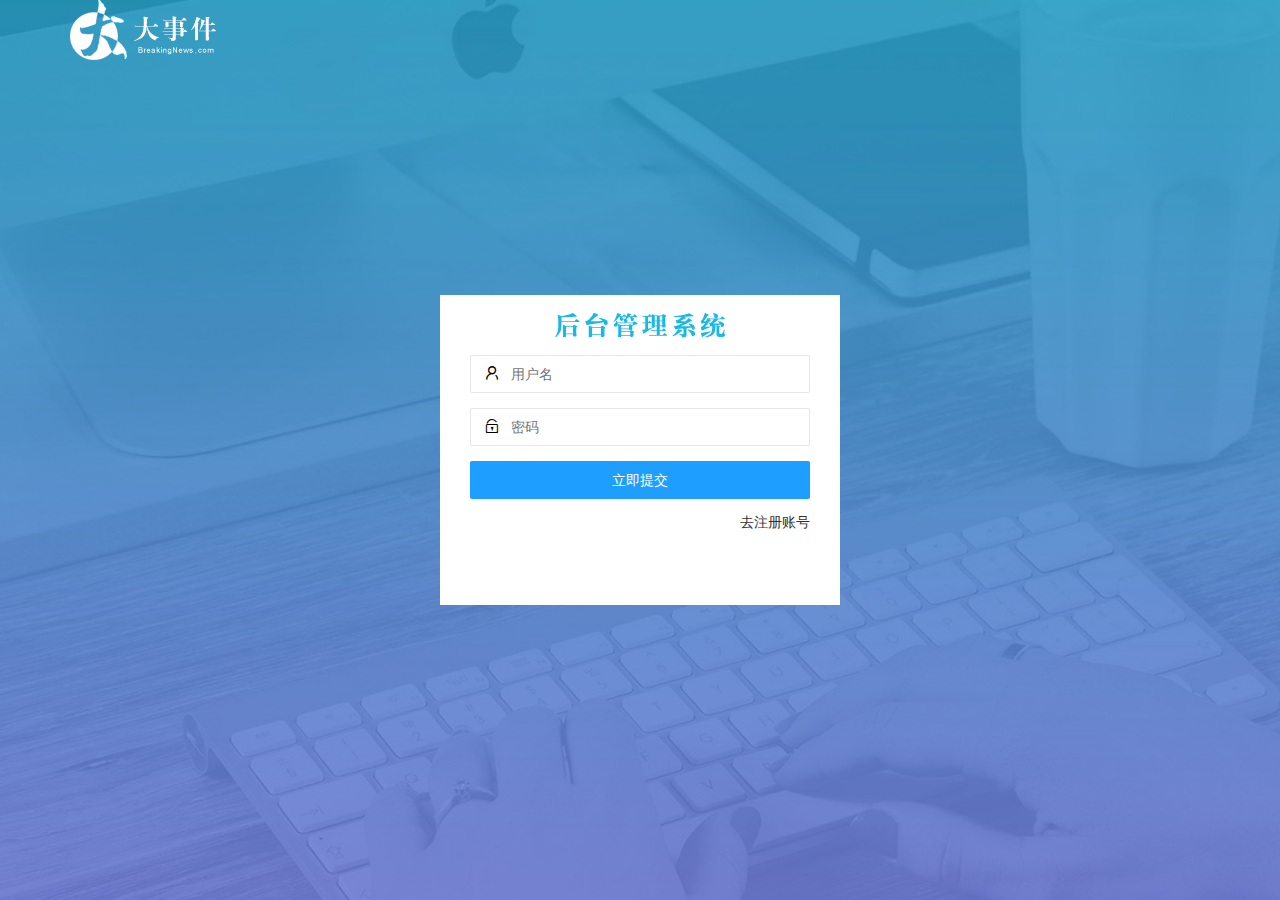
<file: login.html>
<!DOCTYPE html>
<html lang="en">
<head>
    <meta charset="UTF-8">
    <meta name="viewport" content="width=device-width, initial-scale=1.0">
    <title>大事件-登录/注册</title>
    <link rel="stylesheet" href="/assets/lib/layui/css/layui.css">
    <link rel="stylesheet" href="/assets/css/login.css" />
    <script src="/assets/lib/jquery.js"></script>
    <script src="/assets/lib/layui/layui.all.js"></script>
    <script src="/assets/js/baseAPI.js"></script>
    <script src="/assets/js/login.js"></script>
</head>
<body>
    <div class="layui-main">
        <img src="/assets/images/logo.png" alt="">
    </div>
    <div class="loginAndRegBox">
        <div class="title-box"></div>
        <div class="login-box">
            <!-- 登陆的div -->
            <form class="layui-form" id="form_login">
                <div class="layui-form-item">
                    <i class="layui-icon layui-icon-username"></i>   
                    <input type="text" name="username" required  lay-verify="required" placeholder="用户名" autocomplete="off" class="layui-input">
                </div>
                <div class="layui-form-item">
                    <i class="layui-icon layui-icon-password"></i> 
                    <input type="password" name="password" required  lay-verify="required|pwd" placeholder="密码" autocomplete="off" class="layui-input">
                </div>
                <div class="layui-form-item">
                    <button class="layui-btn layui-btn-fluid layui-btn-normal" lay-submit >立即提交</button>
                </div>
                <div class="layui-form-item">
                    <a href="javascript:;" id="link_reg">去注册账号</a>
                </div>
            </form>
            
        </div>
        <!-- 注册的div -->
        <div class="reg-box">
            <form class="layui-form" id="form_reg">
                <div class="layui-form-item">
                    <i class="layui-icon layui-icon-username"></i>
                    <input type="text" name="username" required  lay-verify="required" placeholder="用户名" autocomplete="off" class="layui-input">
                </div>
                <div class="layui-form-item">
                    <i class="layui-icon layui-icon-password"></i>
                    <input type="password" name="password" required  lay-verify="required|pwd" placeholder="密码" autocomplete="off" class="layui-input">
                </div>
                <div class="layui-form-item">
                    <i class="layui-icon layui-icon-password"></i>
                    <input type="password" name="password" required  lay-verify="required|pwd|repwd" placeholder="再次确认密码" autocomplete="off" class="layui-input">
                </div>
                <div class="layui-form-item">
                    <button class="layui-btn layui-btn-fluid layui-btn-normal" lay-submit>立即提交</button>
                </div>
                <div class="layui-form-item">
                    <a href="javascript:;" id="link_login">去登录</a>
                </div>
            </form>
        </div>
    </div>
</body>
</html>
</file>
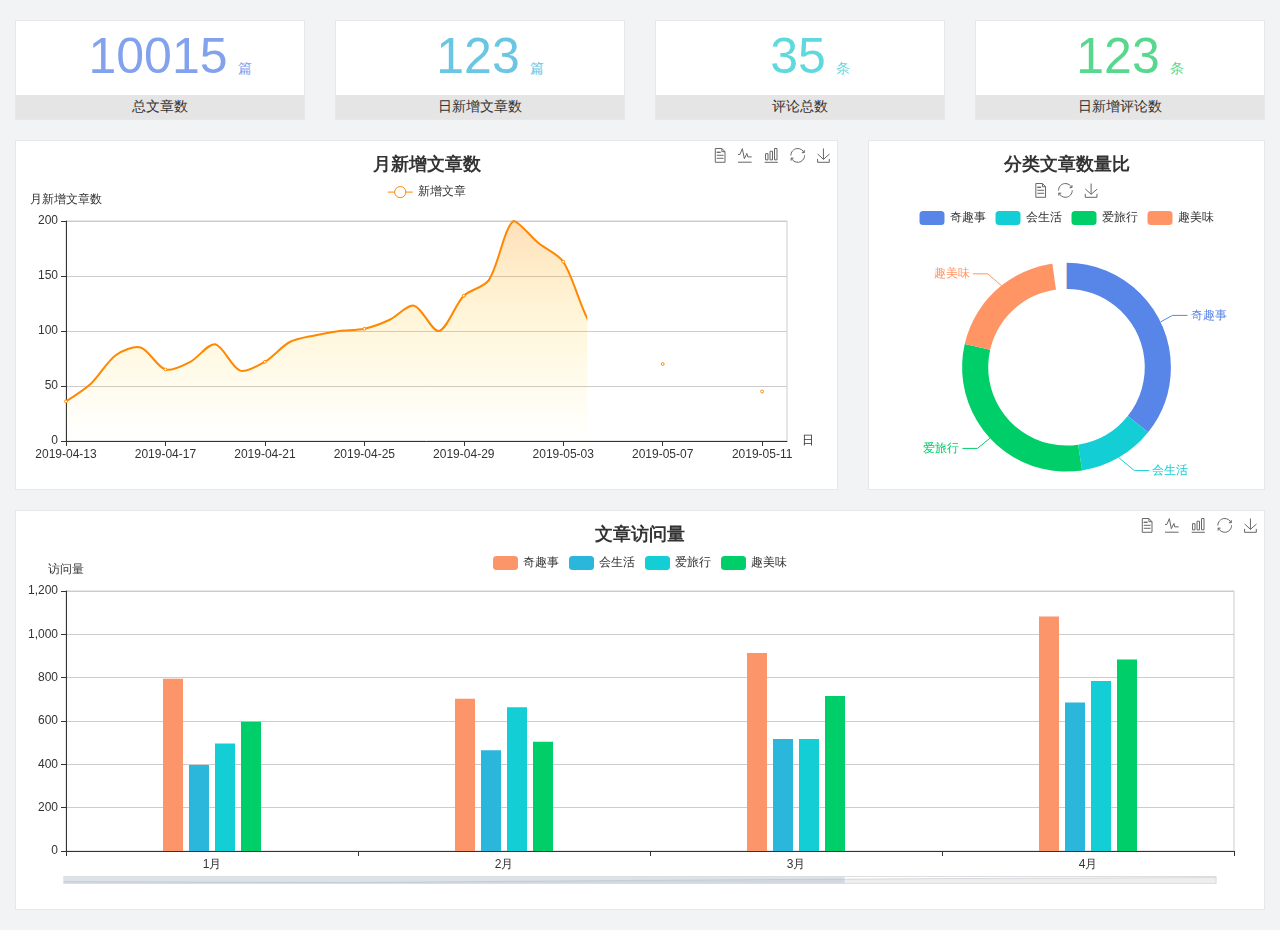
<file: home/dashboard.html>
<!DOCTYPE html>
<html lang="en">

<head>
  <meta charset="UTF-8">
  <meta name="viewport" content="width=device-width, initial-scale=1.0">
  <meta http-equiv="X-UA-Compatible" content="ie=edge">
  <title>图表统计</title>
  <link rel="stylesheet" href="../../assets/lib/bootstrap.css" />
  <link rel="stylesheet" href="../../assets/lib/main.css" />
  <script src="../../assets/lib/jquery.js"></script>
  <script type="text/javascript" src="../../assets/lib/echarts.min.js"></script>
</head>

<body>
  <div class="container-fluid">
    <div class="row spannel_list">
      <div class="col-sm-3 col-xs-6">
        <div class="spannel">
          <em>10015</em><span>篇</span>
          <b>总文章数</b>
        </div>
      </div>
      <div class="col-sm-3 col-xs-6">
        <div class="spannel scolor01">
          <em>123</em><span>篇</span>
          <b>日新增文章数</b>
        </div>
      </div>
      <div class="col-sm-3 col-xs-6">
        <div class="spannel scolor02">
          <em>35</em><span>条</span>
          <b>评论总数</b>
        </div>
      </div>
      <div class="col-sm-3 col-xs-6">
        <div class="spannel scolor03">
          <em>123</em><span>条</span>
          <b>日新增评论数</b>
        </div>
      </div>
    </div>
  </div>

  <div class="container-fluid">
    <div class="row curve-pie">
      <div class="col-lg-8 col-md-8">
        <div class="gragh_pannel" id="curve_show"></div>
      </div>
      <div class="col-lg-4 col-md-4">
        <div class="gragh_pannel" id="pie_show"></div>
      </div>
    </div>
  </div>

  <div class="container-fluid">
    <div class="column_pannel" id="column_show"></div>
  </div>

  <script>
    var oChart = echarts.init(document.getElementById('curve_show'));
    var aList_all = [
      { 'count': 36, 'date': '2019-04-13' },
      { 'count': 52, 'date': '2019-04-14' },
      { 'count': 78, 'date': '2019-04-15' },
      { 'count': 85, 'date': '2019-04-16' },
      { 'count': 65, 'date': '2019-04-17' },
      { 'count': 72, 'date': '2019-04-18' },
      { 'count': 88, 'date': '2019-04-19' },
      { 'count': 64, 'date': '2019-04-20' },
      { 'count': 72, 'date': '2019-04-21' },
      { 'count': 90, 'date': '2019-04-22' },
      { 'count': 96, 'date': '2019-04-23' },
      { 'count': 100, 'date': '2019-04-24' },
      { 'count': 102, 'date': '2019-04-25' },
      { 'count': 110, 'date': '2019-04-26' },
      { 'count': 123, 'date': '2019-04-27' },
      { 'count': 100, 'date': '2019-04-28' },
      { 'count': 132, 'date': '2019-04-29' },
      { 'count': 146, 'date': '2019-04-30' },
      { 'count': 200, 'date': '2019-05-01' },
      { 'count': 180, 'date': '2019-05-02' },
      { 'count': 163, 'date': '2019-05-03' },
      { 'count': 110, 'date': '2019-05-04' },
      { 'count': 80, 'date': '2019-05-05' },
      { 'count': 82, 'date': '2019-05-06' },
      { 'count': 70, 'date': '2019-05-07' },
      { 'count': 65, 'date': '2019-05-08' },
      { 'count': 54, 'date': '2019-05-09' },
      { 'count': 40, 'date': '2019-05-10' },
      { 'count': 45, 'date': '2019-05-11' },
      { 'count': 38, 'date': '2019-05-12' },
    ];

    let aCount = [];
    let aDate = [];

    for (var i = 0; i < aList_all.length; i++) {
      aCount.push(aList_all[i].count);
      aDate.push(aList_all[i].date);
    }

    var chartopt = {
      title: {
        text: '月新增文章数',
        left: 'center',
        top: '10'
      },
      tooltip: {
        trigger: 'axis'
      },
      legend: {
        data: ['新增文章'],
        top: '40'
      },
      toolbox: {
        show: true,
        feature: {
          mark: { show: true },
          dataView: { show: true, readOnly: false },
          magicType: { show: true, type: ['line', 'bar'] },
          restore: { show: true },
          saveAsImage: { show: true }
        }
      },
      calculable: true,
      xAxis: [
        {
          name: '日',
          type: 'category',
          boundaryGap: false,
          data: aDate
        }
      ],
      yAxis: [
        {
          name: '月新增文章数',
          type: 'value'
        }
      ],
      series: [
        {
          name: '新增文章',
          type: 'line',
          smooth: true,
          itemStyle: { normal: { areaStyle: { type: 'default' }, color: '#f80' }, lineStyle: { color: '#f80' } },
          data: aCount
        }],
      areaStyle: {
        normal: {
          color: new echarts.graphic.LinearGradient(0, 0, 0, 1, [{
            offset: 0,
            color: 'rgba(255,136,0,0.39)'
          }, {
            offset: .34,
            color: 'rgba(255,180,0,0.25)'
          }, {
            offset: 1,
            color: 'rgba(255,222,0,0.00)'
          }])

        }
      },
      grid: {
        show: true,
        x: 50,
        x2: 50,
        y: 80,
        height: 220
      }
    };

    oChart.setOption(chartopt);


    var oPie = echarts.init(document.getElementById('pie_show'));
    var oPieopt =
    {
      title: {
        top: 10,
        text: '分类文章数量比',
        x: 'center'
      },
      tooltip: {
        trigger: 'item',
        formatter: "{a} <br/>{b} : {c} ({d}%)"
      },
      color: ['#5885e8', '#13cfd5', '#00ce68', '#ff9565'],
      legend: {
        x: 'center',
        top: 65,
        data: ['奇趣事', '会生活', '爱旅行', '趣美味']
      },
      toolbox: {
        show: true,
        x: 'center',
        top: 35,
        feature: {
          mark: { show: true },
          dataView: { show: true, readOnly: false },
          magicType: {
            show: true,
            type: ['pie', 'funnel'],
            option: {
              funnel: {
                x: '25%',
                width: '50%',
                funnelAlign: 'left',
                max: 1548
              }
            }
          },
          restore: { show: true },
          saveAsImage: { show: true }
        }
      },
      calculable: true,
      series: [
        {
          name: '访问来源',
          type: 'pie',
          radius: ['45%', '60%'],
          center: ['50%', '65%'],
          data: [
            { value: 300, name: '奇趣事' },
            { value: 100, name: '会生活' },
            { value: 260, name: '爱旅行' },
            { value: 180, name: '趣美味' }
          ]
        }
      ]
    };
    oPie.setOption(oPieopt);



    var oColumn = this.echarts.init(document.getElementById('column_show'));
    var oColumnopt =
    {
      title: {
        text: '文章访问量',
        left: 'center',
        top: '10'
      },
      tooltip: {
        trigger: 'axis'
      },
      legend: {
        data: ['奇趣事', '会生活', '爱旅行', '趣美味'],
        top: '40'
      },
      toolbox: {
        show: true,
        feature: {
          mark: { show: true },
          dataView: { show: true, readOnly: false },
          magicType: { show: true, type: ['line', 'bar'] },
          restore: { show: true },
          saveAsImage: { show: true }
        }
      },
      calculable: true,
      xAxis: [
        {
          type: 'category',
          data: ['1月', '2月', '3月', '4月', '5月']
        }
      ],
      yAxis: [
        {
          name: '访问量',
          type: 'value'
        }
      ],
      series: [
        {
          name: '奇趣事',
          type: 'bar',
          barWidth: 20,
          itemStyle: {
            normal: { areaStyle: { type: 'default' }, color: '#fd956a' }
          },
          data: [800, 708, 920, 1090, 1200]
        },
        {
          name: '会生活',
          type: 'bar',
          barWidth: 20,
          itemStyle: {
            normal: { areaStyle: { type: 'default' }, color: '#2bb6db' }
          },
          data: [400, 468, 520, 690, 800]
        },
        {
          name: '爱旅行',
          type: 'bar',
          barWidth: 20,
          itemStyle: {
            normal: { areaStyle: { type: 'default' }, color: '#13cfd5' }
          },
          data: [500, 668, 520, 790, 900]
        },
        {
          name: '趣美味',
          type: 'bar',
          barWidth: 20,
          itemStyle: {
            normal: { areaStyle: { type: 'default' }, color: '#00ce68' }
          },
          data: [600, 508, 720, 890, 1000]
        }
      ],
      grid: {
        show: true,
        x: 50,
        x2: 30,
        y: 80,
        height: 260
      },
      dataZoom: [//给x轴设置滚动条
        {
          start: 0,//默认为0
          end: 100 - 1000 / 31,//默认为100
          type: 'slider',
          show: true,
          xAxisIndex: [0],
          handleSize: 0,//滑动条的 左右2个滑动条的大小
          height: 8,//组件高度
          left: 45, //左边的距离
          right: 50,//右边的距离
          bottom: 26,//右边的距离
          handleColor: '#ddd',//h滑动图标的颜色
          handleStyle: {
            borderColor: "#cacaca",
            borderWidth: "1",
            shadowBlur: 2,
            background: "#ddd",
            shadowColor: "#ddd",
          }
        }]
    };
    oColumn.setOption(oColumnopt);
  </script>
</body>

</html>
</file>
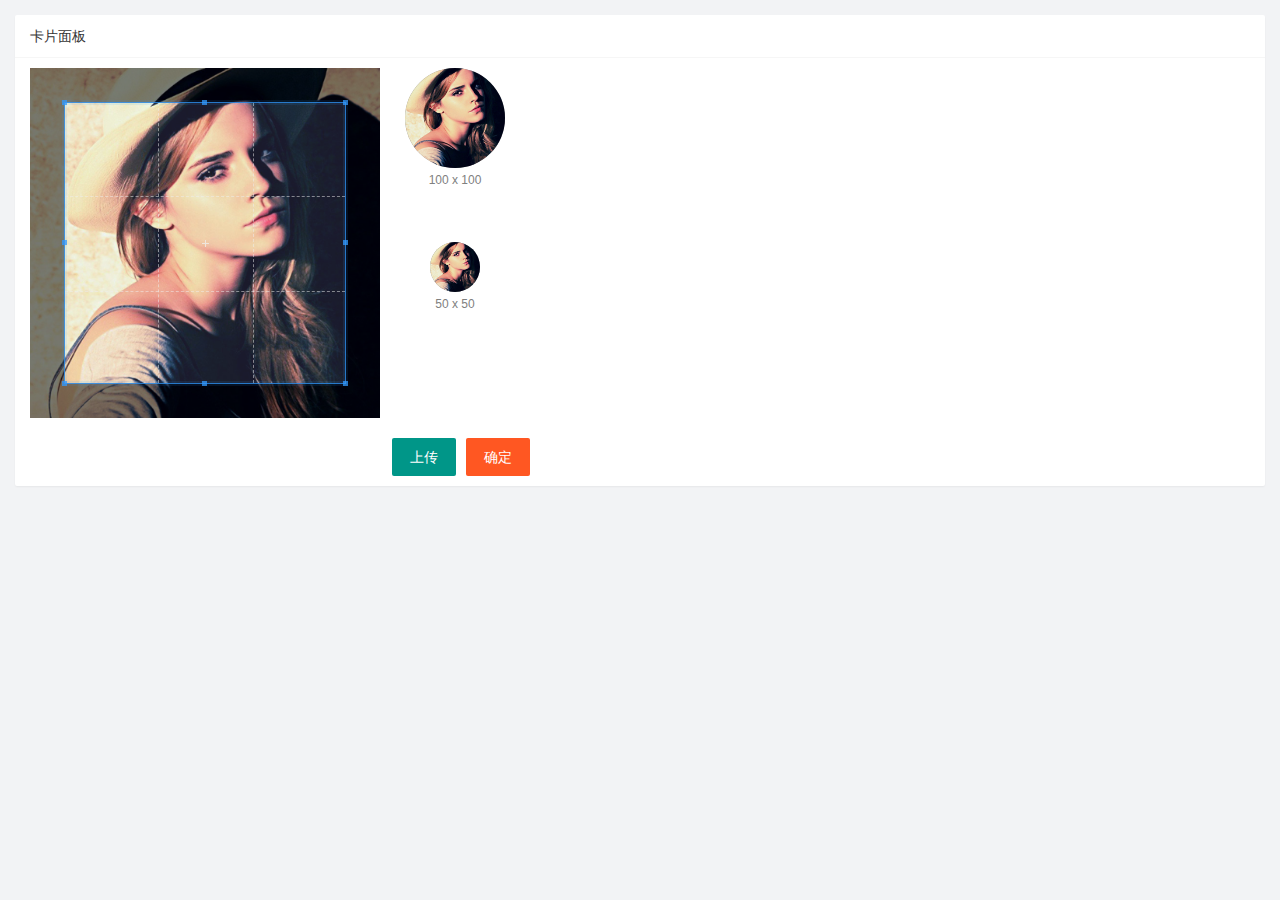
<file: user/user_avatar.html>
<!DOCTYPE html>
<html lang="en">
<head>
    <meta charset="UTF-8">
    <meta name="viewport" content="width=device-width, initial-scale=1.0">
    <title>Document</title>
    <link rel="stylesheet" href="/assets/lib/cropper/cropper.css" />
    <link rel="stylesheet" href="/assets/lib/layui/css/layui.css"/>
    <link rel="stylesheet" href="/assets/css/user/user_avatar.css"/>
</head>
<body>
    <div class="layui-card">
        <div class="layui-card-header">卡片面板</div>
        <div class="layui-card-body">
            <!-- 第一行的图片裁剪和预览区域 -->
            <div class="row1">
                <!-- 图片裁剪区域 -->
                <div class="cropper-box">
                    <!-- 这个 img 标签很重要，将来会把它初始化为裁剪区域 -->
                    <img id="image" src="/assets/images/sample.jpg" />
                </div>
                <!-- 图片的预览区域 -->
                <div class="preview-box">
                    <div>
                        <!-- 宽高为 100px 的预览区域 -->
                        <div class="img-preview w100"></div>
                        <p class="size">100 x 100</p>
                    </div>
                    <div>
                        <!-- 宽高为 50px 的预览区域 -->
                        <div class="img-preview w50"></div>
                        <p class="size">50 x 50</p>
                    </div>
                </div>
            </div>

            <!-- 第二行的按钮区域 -->
            <div class="row2">
                <input type="file" name="" id="file" accept="image/png,image/jpeg"/>
                <button type="button" class="layui-btn" id="btnChooseImage">上传</button>
                <button type="button" class="layui-btn layui-btn-danger" id="btnUpload">确定</button>
            </div>
        </div>
    </div>
    <script src="/assets/lib/layui/layui.all.js"></script>
    <script src="/assets/lib/jquery.js"></script>
    <script src="/assets/lib/cropper/Cropper.js"></script>
    <script src="/assets/js/baseAPI.js"></script>
    <script src="/assets/lib/cropper/jquery-cropper.js"></script>
    <script src="/assets/js/user/user_avatar.js"></script>
</body>
</html>
</file>
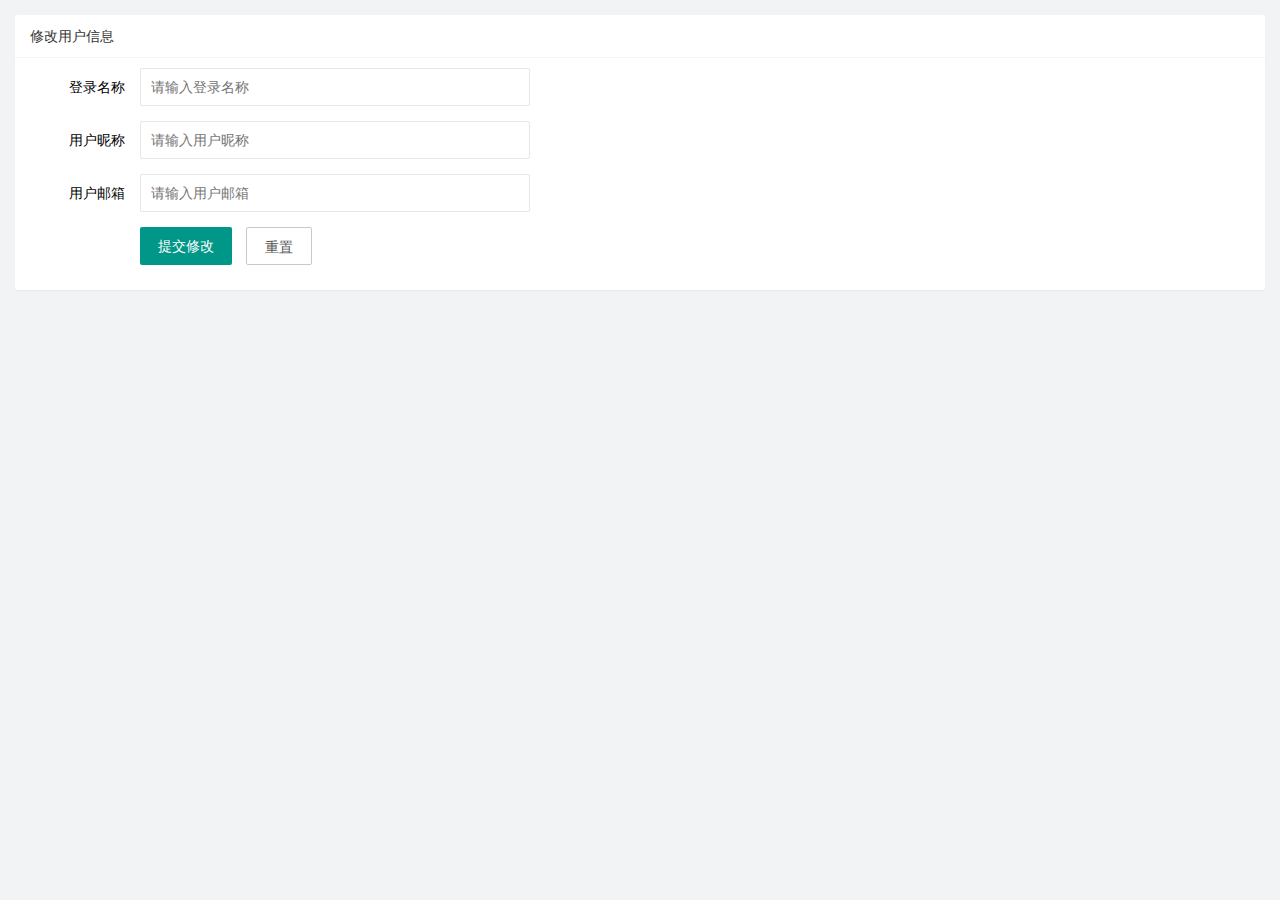
<file: user/user_info.html>
<!DOCTYPE html>
<html lang="en">
<head>
    <meta charset="UTF-8">
    <meta name="viewport" content="width=device-width, initial-scale=1.0">
    <title>Document</title>
    <link rel="stylesheet" href="/assets/lib/layui/css/layui.css">
    <link rel="stylesheet" href="/assets/css/user/user_info.css">
</head>
<body>
    <div class="layui-card">
        <div class="layui-card-header">修改用户信息</div>
        <div class="layui-card-body">
            <form class="layui-form" lay-filter="formUserInfo">
                <input type="hidden" name="id">
                <div class="layui-form-item">
                    <label class="layui-form-label">登录名称</label>
                    <div class="layui-input-block">
                        <input type="text" name="username" required lay-verify="required" placeholder="请输入登录名称"
                            autocomplete="off" class="layui-input">
                    </div>
                </div>
                <div class="layui-form-item">
                    <label class="layui-form-label">用户昵称</label>
                    <div class="layui-input-block">
                        <input type="text" name="nickname" required lay-verify="required|nickname" placeholder="请输入用户昵称"
                            autocomplete="off" class="layui-input">
                    </div>
                </div>
                <div class="layui-form-item">
                    <label class="layui-form-label">用户邮箱</label>
                    <div class="layui-input-block">
                        <input type="text" name="email" required lay-verify="required|email" placeholder="请输入用户邮箱"
                            autocomplete="off" class="layui-input">
                    </div>
                </div>
                <div class="layui-form-item">
                    <div class="layui-input-block">
                      <button class="layui-btn" lay-submit lay-filter="formDemo">提交修改</button>
                      <button type="reset" class="layui-btn layui-btn-primary" id="btnReset">重置</button>
                    </div>
                  </div>
            </form>
        </div>
      </div>

      <script src="/assets/lib/layui/layui.all.js"></script>
      <script src="/assets/lib/jquery.js"></script>
      <script src="/assets/js/baseAPI.js"></script>
      <script src="/assets/js/user/user_info.js"></script>
</body>
</html>
</file>
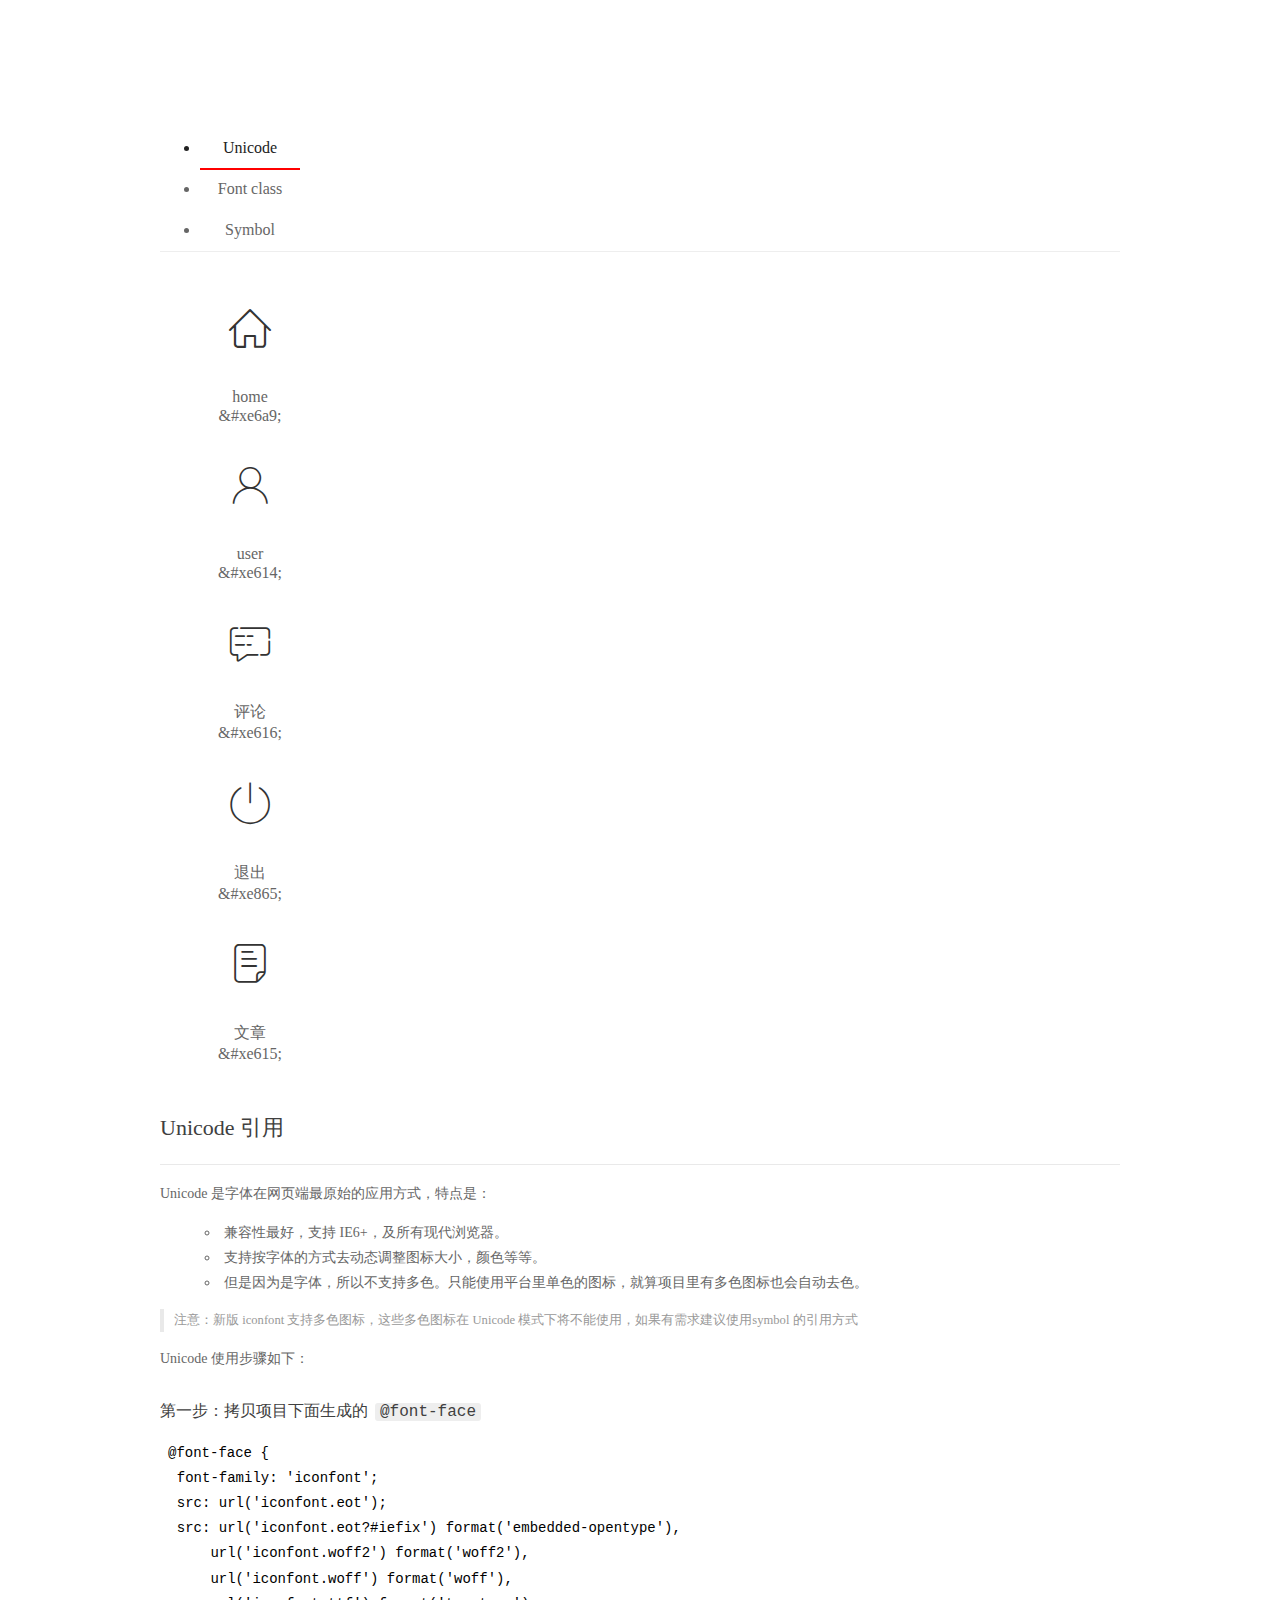
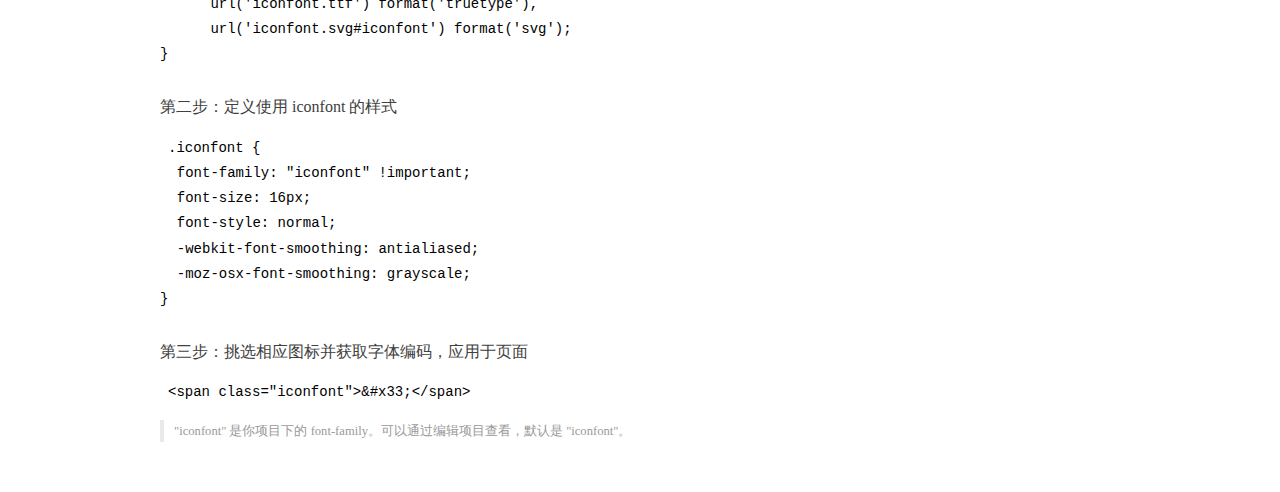
<file: assets/fonts/demo_index.html>
<!DOCTYPE html>
<html>
<head>
  <meta charset="utf-8"/>
  <title>IconFont Demo</title>
  <link rel="shortcut icon" href="https://gtms04.alicdn.com/tps/i4/TB1_oz6GVXXXXaFXpXXJDFnIXXX-64-64.ico" type="image/x-icon"/>
  <link rel="stylesheet" href="https://g.alicdn.com/thx/cube/1.3.2/cube.min.css">
  <link rel="stylesheet" href="demo.css">
  <link rel="stylesheet" href="iconfont.css">
  <script src="iconfont.js"></script>
  <!-- jQuery -->
  <script src="https://a1.alicdn.com/oss/uploads/2018/12/26/7bfddb60-08e8-11e9-9b04-53e73bb6408b.js"></script>
  <!-- 代码高亮 -->
  <script src="https://a1.alicdn.com/oss/uploads/2018/12/26/a3f714d0-08e6-11e9-8a15-ebf944d7534c.js"></script>
</head>
<body>
  <div class="main">
    <h1 class="logo"><a href="https://www.iconfont.cn/" title="iconfont 首页" target="_blank">&#xe86b;</a></h1>
    <div class="nav-tabs">
      <ul id="tabs" class="dib-box">
        <li class="dib active"><span>Unicode</span></li>
        <li class="dib"><span>Font class</span></li>
        <li class="dib"><span>Symbol</span></li>
      </ul>
      
    </div>
    <div class="tab-container">
      <div class="content unicode" style="display: block;">
          <ul class="icon_lists dib-box">
          
            <li class="dib">
              <span class="icon iconfont">&#xe6a9;</span>
                <div class="name">home</div>
                <div class="code-name">&amp;#xe6a9;</div>
              </li>
          
            <li class="dib">
              <span class="icon iconfont">&#xe614;</span>
                <div class="name">user</div>
                <div class="code-name">&amp;#xe614;</div>
              </li>
          
            <li class="dib">
              <span class="icon iconfont">&#xe616;</span>
                <div class="name">评论</div>
                <div class="code-name">&amp;#xe616;</div>
              </li>
          
            <li class="dib">
              <span class="icon iconfont">&#xe865;</span>
                <div class="name">退出</div>
                <div class="code-name">&amp;#xe865;</div>
              </li>
          
            <li class="dib">
              <span class="icon iconfont">&#xe615;</span>
                <div class="name">文章</div>
                <div class="code-name">&amp;#xe615;</div>
              </li>
          
          </ul>
          <div class="article markdown">
          <h2 id="unicode-">Unicode 引用</h2>
          <hr>

          <p>Unicode 是字体在网页端最原始的应用方式，特点是：</p>
          <ul>
            <li>兼容性最好，支持 IE6+，及所有现代浏览器。</li>
            <li>支持按字体的方式去动态调整图标大小，颜色等等。</li>
            <li>但是因为是字体，所以不支持多色。只能使用平台里单色的图标，就算项目里有多色图标也会自动去色。</li>
          </ul>
          <blockquote>
            <p>注意：新版 iconfont 支持多色图标，这些多色图标在 Unicode 模式下将不能使用，如果有需求建议使用symbol 的引用方式</p>
          </blockquote>
          <p>Unicode 使用步骤如下：</p>
          <h3 id="-font-face">第一步：拷贝项目下面生成的 <code>@font-face</code></h3>
<pre><code class="language-css"
>@font-face {
  font-family: 'iconfont';
  src: url('iconfont.eot');
  src: url('iconfont.eot?#iefix') format('embedded-opentype'),
      url('iconfont.woff2') format('woff2'),
      url('iconfont.woff') format('woff'),
      url('iconfont.ttf') format('truetype'),
      url('iconfont.svg#iconfont') format('svg');
}
</code></pre>
          <h3 id="-iconfont-">第二步：定义使用 iconfont 的样式</h3>
<pre><code class="language-css"
>.iconfont {
  font-family: "iconfont" !important;
  font-size: 16px;
  font-style: normal;
  -webkit-font-smoothing: antialiased;
  -moz-osx-font-smoothing: grayscale;
}
</code></pre>
          <h3 id="-">第三步：挑选相应图标并获取字体编码，应用于页面</h3>
<pre>
<code class="language-html"
>&lt;span class="iconfont"&gt;&amp;#x33;&lt;/span&gt;
</code></pre>
          <blockquote>
            <p>"iconfont" 是你项目下的 font-family。可以通过编辑项目查看，默认是 "iconfont"。</p>
          </blockquote>
          </div>
      </div>
      <div class="content font-class">
        <ul class="icon_lists dib-box">
          
          <li class="dib">
            <span class="icon iconfont icon-home"></span>
            <div class="name">
              home
            </div>
            <div class="code-name">.icon-home
            </div>
          </li>
          
          <li class="dib">
            <span class="icon iconfont icon-user"></span>
            <div class="name">
              user
            </div>
            <div class="code-name">.icon-user
            </div>
          </li>
          
          <li class="dib">
            <span class="icon iconfont icon-pinglun"></span>
            <div class="name">
              评论
            </div>
            <div class="code-name">.icon-pinglun
            </div>
          </li>
          
          <li class="dib">
            <span class="icon iconfont icon-tuichu"></span>
            <div class="name">
              退出
            </div>
            <div class="code-name">.icon-tuichu
            </div>
          </li>
          
          <li class="dib">
            <span class="icon iconfont icon-16"></span>
            <div class="name">
              文章
            </div>
            <div class="code-name">.icon-16
            </div>
          </li>
          
        </ul>
        <div class="article markdown">
        <h2 id="font-class-">font-class 引用</h2>
        <hr>

        <p>font-class 是 Unicode 使用方式的一种变种，主要是解决 Unicode 书写不直观，语意不明确的问题。</p>
        <p>与 Unicode 使用方式相比，具有如下特点：</p>
        <ul>
          <li>兼容性良好，支持 IE8+，及所有现代浏览器。</li>
          <li>相比于 Unicode 语意明确，书写更直观。可以很容易分辨这个 icon 是什么。</li>
          <li>因为使用 class 来定义图标，所以当要替换图标时，只需要修改 class 里面的 Unicode 引用。</li>
          <li>不过因为本质上还是使用的字体，所以多色图标还是不支持的。</li>
        </ul>
        <p>使用步骤如下：</p>
        <h3 id="-fontclass-">第一步：引入项目下面生成的 fontclass 代码：</h3>
<pre><code class="language-html">&lt;link rel="stylesheet" href="./iconfont.css"&gt;
</code></pre>
        <h3 id="-">第二步：挑选相应图标并获取类名，应用于页面：</h3>
<pre><code class="language-html">&lt;span class="iconfont icon-xxx"&gt;&lt;/span&gt;
</code></pre>
        <blockquote>
          <p>"
            iconfont" 是你项目下的 font-family。可以通过编辑项目查看，默认是 "iconfont"。</p>
        </blockquote>
      </div>
      </div>
      <div class="content symbol">
          <ul class="icon_lists dib-box">
          
            <li class="dib">
                <svg class="icon svg-icon" aria-hidden="true">
                  <use xlink:href="#icon-home"></use>
                </svg>
                <div class="name">home</div>
                <div class="code-name">#icon-home</div>
            </li>
          
            <li class="dib">
                <svg class="icon svg-icon" aria-hidden="true">
                  <use xlink:href="#icon-user"></use>
                </svg>
                <div class="name">user</div>
                <div class="code-name">#icon-user</div>
            </li>
          
            <li class="dib">
                <svg class="icon svg-icon" aria-hidden="true">
                  <use xlink:href="#icon-pinglun"></use>
                </svg>
                <div class="name">评论</div>
                <div class="code-name">#icon-pinglun</div>
            </li>
          
            <li class="dib">
                <svg class="icon svg-icon" aria-hidden="true">
                  <use xlink:href="#icon-tuichu"></use>
                </svg>
                <div class="name">退出</div>
                <div class="code-name">#icon-tuichu</div>
            </li>
          
            <li class="dib">
                <svg class="icon svg-icon" aria-hidden="true">
                  <use xlink:href="#icon-16"></use>
                </svg>
                <div class="name">文章</div>
                <div class="code-name">#icon-16</div>
            </li>
          
          </ul>
          <div class="article markdown">
          <h2 id="symbol-">Symbol 引用</h2>
          <hr>

          <p>这是一种全新的使用方式，应该说这才是未来的主流，也是平台目前推荐的用法。相关介绍可以参考这篇<a href="">文章</a>
            这种用法其实是做了一个 SVG 的集合，与另外两种相比具有如下特点：</p>
          <ul>
            <li>支持多色图标了，不再受单色限制。</li>
            <li>通过一些技巧，支持像字体那样，通过 <code>font-size</code>, <code>color</code> 来调整样式。</li>
            <li>兼容性较差，支持 IE9+，及现代浏览器。</li>
            <li>浏览器渲染 SVG 的性能一般，还不如 png。</li>
          </ul>
          <p>使用步骤如下：</p>
          <h3 id="-symbol-">第一步：引入项目下面生成的 symbol 代码：</h3>
<pre><code class="language-html">&lt;script src="./iconfont.js"&gt;&lt;/script&gt;
</code></pre>
          <h3 id="-css-">第二步：加入通用 CSS 代码（引入一次就行）：</h3>
<pre><code class="language-html">&lt;style&gt;
.icon {
  width: 1em;
  height: 1em;
  vertical-align: -0.15em;
  fill: currentColor;
  overflow: hidden;
}
&lt;/style&gt;
</code></pre>
          <h3 id="-">第三步：挑选相应图标并获取类名，应用于页面：</h3>
<pre><code class="language-html">&lt;svg class="icon" aria-hidden="true"&gt;
  &lt;use xlink:href="#icon-xxx"&gt;&lt;/use&gt;
&lt;/svg&gt;
</code></pre>
          </div>
      </div>

    </div>
  </div>
  <script>
  $(document).ready(function () {
      $('.tab-container .content:first').show()

      $('#tabs li').click(function (e) {
        var tabContent = $('.tab-container .content')
        var index = $(this).index()

        if ($(this).hasClass('active')) {
          return
        } else {
          $('#tabs li').removeClass('active')
          $(this).addClass('active')

          tabContent.hide().eq(index).fadeIn()
        }
      })
    })
  </script>
</body>
</html>
</file>
<file: assets/lib/layui/css/layui.css>
/** layui-v2.5.5 MIT License By https://www.layui.com */
 .layui-inline,img{display:inline-block;vertical-align:middle}h1,h2,h3,h4,h5,h6{font-weight:400}.layui-edge,.layui-header,.layui-inline,.layui-main{position:relative}.layui-body,.layui-edge,.layui-elip{overflow:hidden}.layui-btn,.layui-edge,.layui-inline,img{vertical-align:middle}.layui-btn,.layui-disabled,.layui-icon,.layui-unselect{-moz-user-select:none;-webkit-user-select:none;-ms-user-select:none}.layui-elip,.layui-form-checkbox span,.layui-form-pane .layui-form-label{text-overflow:ellipsis;white-space:nowrap}.layui-breadcrumb,.layui-tree-btnGroup{visibility:hidden}blockquote,body,button,dd,div,dl,dt,form,h1,h2,h3,h4,h5,h6,input,li,ol,p,pre,td,textarea,th,ul{margin:0;padding:0;-webkit-tap-highlight-color:rgba(0,0,0,0)}a:active,a:hover{outline:0}img{border:none}li{list-style:none}table{border-collapse:collapse;border-spacing:0}h4,h5,h6{font-size:100%}button,input,optgroup,option,select,textarea{font-family:inherit;font-size:inherit;font-style:inherit;font-weight:inherit;outline:0}pre{white-space:pre-wrap;white-space:-moz-pre-wrap;white-space:-pre-wrap;white-space:-o-pre-wrap;word-wrap:break-word}body{line-height:24px;font:14px Helvetica Neue,Helvetica,PingFang SC,Tahoma,Arial,sans-serif}hr{height:1px;margin:10px 0;border:0;clear:both}a{color:#333;text-decoration:none}a:hover{color:#777}a cite{font-style:normal;*cursor:pointer}.layui-border-box,.layui-border-box *{box-sizing:border-box}.layui-box,.layui-box *{box-sizing:content-box}.layui-clear{clear:both;*zoom:1}.layui-clear:after{content:'\20';clear:both;*zoom:1;display:block;height:0}.layui-inline{*display:inline;*zoom:1}.layui-edge{display:inline-block;width:0;height:0;border-width:6px;border-style:dashed;border-color:transparent}.layui-edge-top{top:-4px;border-bottom-color:#999;border-bottom-style:solid}.layui-edge-right{border-left-color:#999;border-left-style:solid}.layui-edge-bottom{top:2px;border-top-color:#999;border-top-style:solid}.layui-edge-left{border-right-color:#999;border-right-style:solid}.layui-disabled,.layui-disabled:hover{color:#d2d2d2!important;cursor:not-allowed!important}.layui-circle{border-radius:100%}.layui-show{display:block!important}.layui-hide{display:none!important}@font-face{font-family:layui-icon;src:url(../font/iconfont.eot?v=250);src:url(../font/iconfont.eot?v=250#iefix) format('embedded-opentype'),url(../font/iconfont.woff2?v=250) format('woff2'),url(../font/iconfont.woff?v=250) format('woff'),url(../font/iconfont.ttf?v=250) format('truetype'),url(../font/iconfont.svg?v=250#layui-icon) format('svg')}.layui-icon{font-family:layui-icon!important;font-size:16px;font-style:normal;-webkit-font-smoothing:antialiased;-moz-osx-font-smoothing:grayscale}.layui-icon-reply-fill:before{content:"\e611"}.layui-icon-set-fill:before{content:"\e614"}.layui-icon-menu-fill:before{content:"\e60f"}.layui-icon-search:before{content:"\e615"}.layui-icon-share:before{content:"\e641"}.layui-icon-set-sm:before{content:"\e620"}.layui-icon-engine:before{content:"\e628"}.layui-icon-close:before{content:"\1006"}.layui-icon-close-fill:before{content:"\1007"}.layui-icon-chart-screen:before{content:"\e629"}.layui-icon-star:before{content:"\e600"}.layui-icon-circle-dot:before{content:"\e617"}.layui-icon-chat:before{content:"\e606"}.layui-icon-release:before{content:"\e609"}.layui-icon-list:before{content:"\e60a"}.layui-icon-chart:before{content:"\e62c"}.layui-icon-ok-circle:before{content:"\1005"}.layui-icon-layim-theme:before{content:"\e61b"}.layui-icon-table:before{content:"\e62d"}.layui-icon-right:before{content:"\e602"}.layui-icon-left:before{content:"\e603"}.layui-icon-cart-simple:before{content:"\e698"}.layui-icon-face-cry:before{content:"\e69c"}.layui-icon-face-smile:before{content:"\e6af"}.layui-icon-survey:before{content:"\e6b2"}.layui-icon-tree:before{content:"\e62e"}.layui-icon-upload-circle:before{content:"\e62f"}.layui-icon-add-circle:before{content:"\e61f"}.layui-icon-download-circle:before{content:"\e601"}.layui-icon-templeate-1:before{content:"\e630"}.layui-icon-util:before{content:"\e631"}.layui-icon-face-surprised:before{content:"\e664"}.layui-icon-edit:before{content:"\e642"}.layui-icon-speaker:before{content:"\e645"}.layui-icon-down:before{content:"\e61a"}.layui-icon-file:before{content:"\e621"}.layui-icon-layouts:before{content:"\e632"}.layui-icon-rate-half:before{content:"\e6c9"}.layui-icon-add-circle-fine:before{content:"\e608"}.layui-icon-prev-circle:before{content:"\e633"}.layui-icon-read:before{content:"\e705"}.layui-icon-404:before{content:"\e61c"}.layui-icon-carousel:before{content:"\e634"}.layui-icon-help:before{content:"\e607"}.layui-icon-code-circle:before{content:"\e635"}.layui-icon-water:before{content:"\e636"}.layui-icon-username:before{content:"\e66f"}.layui-icon-find-fill:before{content:"\e670"}.layui-icon-about:before{content:"\e60b"}.layui-icon-location:before{content:"\e715"}.layui-icon-up:before{content:"\e619"}.layui-icon-pause:before{content:"\e651"}.layui-icon-date:before{content:"\e637"}.layui-icon-layim-uploadfile:before{content:"\e61d"}.layui-icon-delete:before{content:"\e640"}.layui-icon-play:before{content:"\e652"}.layui-icon-top:before{content:"\e604"}.layui-icon-friends:before{content:"\e612"}.layui-icon-refresh-3:before{content:"\e9aa"}.layui-icon-ok:before{content:"\e605"}.layui-icon-layer:before{content:"\e638"}.layui-icon-face-smile-fine:before{content:"\e60c"}.layui-icon-dollar:before{content:"\e659"}.layui-icon-group:before{content:"\e613"}.layui-icon-layim-download:before{content:"\e61e"}.layui-icon-picture-fine:before{content:"\e60d"}.layui-icon-link:before{content:"\e64c"}.layui-icon-diamond:before{content:"\e735"}.layui-icon-log:before{content:"\e60e"}.layui-icon-rate-solid:before{content:"\e67a"}.layui-icon-fonts-del:before{content:"\e64f"}.layui-icon-unlink:before{content:"\e64d"}.layui-icon-fonts-clear:before{content:"\e639"}.layui-icon-triangle-r:before{content:"\e623"}.layui-icon-circle:before{content:"\e63f"}.layui-icon-radio:before{content:"\e643"}.layui-icon-align-center:before{content:"\e647"}.layui-icon-align-right:before{content:"\e648"}.layui-icon-align-left:before{content:"\e649"}.layui-icon-loading-1:before{content:"\e63e"}.layui-icon-return:before{content:"\e65c"}.layui-icon-fonts-strong:before{content:"\e62b"}.layui-icon-upload:before{content:"\e67c"}.layui-icon-dialogue:before{content:"\e63a"}.layui-icon-video:before{content:"\e6ed"}.layui-icon-headset:before{content:"\e6fc"}.layui-icon-cellphone-fine:before{content:"\e63b"}.layui-icon-add-1:before{content:"\e654"}.layui-icon-face-smile-b:before{content:"\e650"}.layui-icon-fonts-html:before{content:"\e64b"}.layui-icon-form:before{content:"\e63c"}.layui-icon-cart:before{content:"\e657"}.layui-icon-camera-fill:before{content:"\e65d"}.layui-icon-tabs:before{content:"\e62a"}.layui-icon-fonts-code:before{content:"\e64e"}.layui-icon-fire:before{content:"\e756"}.layui-icon-set:before{content:"\e716"}.layui-icon-fonts-u:before{content:"\e646"}.layui-icon-triangle-d:before{content:"\e625"}.layui-icon-tips:before{content:"\e702"}.layui-icon-picture:before{content:"\e64a"}.layui-icon-more-vertical:before{content:"\e671"}.layui-icon-flag:before{content:"\e66c"}.layui-icon-loading:before{content:"\e63d"}.layui-icon-fonts-i:before{content:"\e644"}.layui-icon-refresh-1:before{content:"\e666"}.layui-icon-rmb:before{content:"\e65e"}.layui-icon-home:before{content:"\e68e"}.layui-icon-user:before{content:"\e770"}.layui-icon-notice:before{content:"\e667"}.layui-icon-login-weibo:before{content:"\e675"}.layui-icon-voice:before{content:"\e688"}.layui-icon-upload-drag:before{content:"\e681"}.layui-icon-login-qq:before{content:"\e676"}.layui-icon-snowflake:before{content:"\e6b1"}.layui-icon-file-b:before{content:"\e655"}.layui-icon-template:before{content:"\e663"}.layui-icon-auz:before{content:"\e672"}.layui-icon-console:before{content:"\e665"}.layui-icon-app:before{content:"\e653"}.layui-icon-prev:before{content:"\e65a"}.layui-icon-website:before{content:"\e7ae"}.layui-icon-next:before{content:"\e65b"}.layui-icon-component:before{content:"\e857"}.layui-icon-more:before{content:"\e65f"}.layui-icon-login-wechat:before{content:"\e677"}.layui-icon-shrink-right:before{content:"\e668"}.layui-icon-spread-left:before{content:"\e66b"}.layui-icon-camera:before{content:"\e660"}.layui-icon-note:before{content:"\e66e"}.layui-icon-refresh:before{content:"\e669"}.layui-icon-female:before{content:"\e661"}.layui-icon-male:before{content:"\e662"}.layui-icon-password:before{content:"\e673"}.layui-icon-senior:before{content:"\e674"}.layui-icon-theme:before{content:"\e66a"}.layui-icon-tread:before{content:"\e6c5"}.layui-icon-praise:before{content:"\e6c6"}.layui-icon-star-fill:before{content:"\e658"}.layui-icon-rate:before{content:"\e67b"}.layui-icon-template-1:before{content:"\e656"}.layui-icon-vercode:before{content:"\e679"}.layui-icon-cellphone:before{content:"\e678"}.layui-icon-screen-full:before{content:"\e622"}.layui-icon-screen-restore:before{content:"\e758"}.layui-icon-cols:before{content:"\e610"}.layui-icon-export:before{content:"\e67d"}.layui-icon-print:before{content:"\e66d"}.layui-icon-slider:before{content:"\e714"}.layui-icon-addition:before{content:"\e624"}.layui-icon-subtraction:before{content:"\e67e"}.layui-icon-service:before{content:"\e626"}.layui-icon-transfer:before{content:"\e691"}.layui-main{width:1140px;margin:0 auto}.layui-header{z-index:1000;height:60px}.layui-header a:hover{transition:all .5s;-webkit-transition:all .5s}.layui-side{position:fixed;left:0;top:0;bottom:0;z-index:999;width:200px;overflow-x:hidden}.layui-side-scroll{position:relative;width:220px;height:100%;overflow-x:hidden}.layui-body{position:absolute;left:200px;right:0;top:0;bottom:0;z-index:998;width:auto;overflow-y:auto;box-sizing:border-box}.layui-layout-body{overflow:hidden}.layui-layout-admin .layui-header{background-color:#23262E}.layui-layout-admin .layui-side{top:60px;width:200px;overflow-x:hidden}.layui-layout-admin .layui-body{position:fixed;top:60px;bottom:44px}.layui-layout-admin .layui-main{width:auto;margin:0 15px}.layui-layout-admin .layui-footer{position:fixed;left:200px;right:0;bottom:0;height:44px;line-height:44px;padding:0 15px;background-color:#eee}.layui-layout-admin .layui-logo{position:absolute;left:0;top:0;width:200px;height:100%;line-height:60px;text-align:center;color:#009688;font-size:16px}.layui-layout-admin .layui-header .layui-nav{background:0 0}.layui-layout-left{position:absolute!important;left:200px;top:0}.layui-layout-right{position:absolute!important;right:0;top:0}.layui-container{position:relative;margin:0 auto;padding:0 15px;box-sizing:border-box}.layui-fluid{position:relative;margin:0 auto;padding:0 15px}.layui-row:after,.layui-row:before{content:'';display:block;clear:both}.layui-col-lg1,.layui-col-lg10,.layui-col-lg11,.layui-col-lg12,.layui-col-lg2,.layui-col-lg3,.layui-col-lg4,.layui-col-lg5,.layui-col-lg6,.layui-col-lg7,.layui-col-lg8,.layui-col-lg9,.layui-col-md1,.layui-col-md10,.layui-col-md11,.layui-col-md12,.layui-col-md2,.layui-col-md3,.layui-col-md4,.layui-col-md5,.layui-col-md6,.layui-col-md7,.layui-col-md8,.layui-col-md9,.layui-col-sm1,.layui-col-sm10,.layui-col-sm11,.layui-col-sm12,.layui-col-sm2,.layui-col-sm3,.layui-col-sm4,.layui-col-sm5,.layui-col-sm6,.layui-col-sm7,.layui-col-sm8,.layui-col-sm9,.layui-col-xs1,.layui-col-xs10,.layui-col-xs11,.layui-col-xs12,.layui-col-xs2,.layui-col-xs3,.layui-col-xs4,.layui-col-xs5,.layui-col-xs6,.layui-col-xs7,.layui-col-xs8,.layui-col-xs9{position:relative;display:block;box-sizing:border-box}.layui-col-xs1,.layui-col-xs10,.layui-col-xs11,.layui-col-xs12,.layui-col-xs2,.layui-col-xs3,.layui-col-xs4,.layui-col-xs5,.layui-col-xs6,.layui-col-xs7,.layui-col-xs8,.layui-col-xs9{float:left}.layui-col-xs1{width:8.33333333%}.layui-col-xs2{width:16.66666667%}.layui-col-xs3{width:25%}.layui-col-xs4{width:33.33333333%}.layui-col-xs5{width:41.66666667%}.layui-col-xs6{width:50%}.layui-col-xs7{width:58.33333333%}.layui-col-xs8{width:66.66666667%}.layui-col-xs9{width:75%}.layui-col-xs10{width:83.33333333%}.layui-col-xs11{width:91.66666667%}.layui-col-xs12{width:100%}.layui-col-xs-offset1{margin-left:8.33333333%}.layui-col-xs-offset2{margin-left:16.66666667%}.layui-col-xs-offset3{margin-left:25%}.layui-col-xs-offset4{margin-left:33.33333333%}.layui-col-xs-offset5{margin-left:41.66666667%}.layui-col-xs-offset6{margin-left:50%}.layui-col-xs-offset7{margin-left:58.33333333%}.layui-col-xs-offset8{margin-left:66.66666667%}.layui-col-xs-offset9{margin-left:75%}.layui-col-xs-offset10{margin-left:83.33333333%}.layui-col-xs-offset11{margin-left:91.66666667%}.layui-col-xs-offset12{margin-left:100%}@media screen and (max-width:768px){.layui-hide-xs{display:none!important}.layui-show-xs-block{display:block!important}.layui-show-xs-inline{display:inline!important}.layui-show-xs-inline-block{display:inline-block!important}}@media screen and (min-width:768px){.layui-container{width:750px}.layui-hide-sm{display:none!important}.layui-show-sm-block{display:block!important}.layui-show-sm-inline{display:inline!important}.layui-show-sm-inline-block{display:inline-block!important}.layui-col-sm1,.layui-col-sm10,.layui-col-sm11,.layui-col-sm12,.layui-col-sm2,.layui-col-sm3,.layui-col-sm4,.layui-col-sm5,.layui-col-sm6,.layui-col-sm7,.layui-col-sm8,.layui-col-sm9{float:left}.layui-col-sm1{width:8.33333333%}.layui-col-sm2{width:16.66666667%}.layui-col-sm3{width:25%}.layui-col-sm4{width:33.33333333%}.layui-col-sm5{width:41.66666667%}.layui-col-sm6{width:50%}.layui-col-sm7{width:58.33333333%}.layui-col-sm8{width:66.66666667%}.layui-col-sm9{width:75%}.layui-col-sm10{width:83.33333333%}.layui-col-sm11{width:91.66666667%}.layui-col-sm12{width:100%}.layui-col-sm-offset1{margin-left:8.33333333%}.layui-col-sm-offset2{margin-left:16.66666667%}.layui-col-sm-offset3{margin-left:25%}.layui-col-sm-offset4{margin-left:33.33333333%}.layui-col-sm-offset5{margin-left:41.66666667%}.layui-col-sm-offset6{margin-left:50%}.layui-col-sm-offset7{margin-left:58.33333333%}.layui-col-sm-offset8{margin-left:66.66666667%}.layui-col-sm-offset9{margin-left:75%}.layui-col-sm-offset10{margin-left:83.33333333%}.layui-col-sm-offset11{margin-left:91.66666667%}.layui-col-sm-offset12{margin-left:100%}}@media screen and (min-width:992px){.layui-container{width:970px}.layui-hide-md{display:none!important}.layui-show-md-block{display:block!important}.layui-show-md-inline{display:inline!important}.layui-show-md-inline-block{display:inline-block!important}.layui-col-md1,.layui-col-md10,.layui-col-md11,.layui-col-md12,.layui-col-md2,.layui-col-md3,.layui-col-md4,.layui-col-md5,.layui-col-md6,.layui-col-md7,.layui-col-md8,.layui-col-md9{float:left}.layui-col-md1{width:8.33333333%}.layui-col-md2{width:16.66666667%}.layui-col-md3{width:25%}.layui-col-md4{width:33.33333333%}.layui-col-md5{width:41.66666667%}.layui-col-md6{width:50%}.layui-col-md7{width:58.33333333%}.layui-col-md8{width:66.66666667%}.layui-col-md9{width:75%}.layui-col-md10{width:83.33333333%}.layui-col-md11{width:91.66666667%}.layui-col-md12{width:100%}.layui-col-md-offset1{margin-left:8.33333333%}.layui-col-md-offset2{margin-left:16.66666667%}.layui-col-md-offset3{margin-left:25%}.layui-col-md-offset4{margin-left:33.33333333%}.layui-col-md-offset5{margin-left:41.66666667%}.layui-col-md-offset6{margin-left:50%}.layui-col-md-offset7{margin-left:58.33333333%}.layui-col-md-offset8{margin-left:66.66666667%}.layui-col-md-offset9{margin-left:75%}.layui-col-md-offset10{margin-left:83.33333333%}.layui-col-md-offset11{margin-left:91.66666667%}.layui-col-md-offset12{margin-left:100%}}@media screen and (min-width:1200px){.layui-container{width:1170px}.layui-hide-lg{display:none!important}.layui-show-lg-block{display:block!important}.layui-show-lg-inline{display:inline!important}.layui-show-lg-inline-block{display:inline-block!important}.layui-col-lg1,.layui-col-lg10,.layui-col-lg11,.layui-col-lg12,.layui-col-lg2,.layui-col-lg3,.layui-col-lg4,.layui-col-lg5,.layui-col-lg6,.layui-col-lg7,.layui-col-lg8,.layui-col-lg9{float:left}.layui-col-lg1{width:8.33333333%}.layui-col-lg2{width:16.66666667%}.layui-col-lg3{width:25%}.layui-col-lg4{width:33.33333333%}.layui-col-lg5{width:41.66666667%}.layui-col-lg6{width:50%}.layui-col-lg7{width:58.33333333%}.layui-col-lg8{width:66.66666667%}.layui-col-lg9{width:75%}.layui-col-lg10{width:83.33333333%}.layui-col-lg11{width:91.66666667%}.layui-col-lg12{width:100%}.layui-col-lg-offset1{margin-left:8.33333333%}.layui-col-lg-offset2{margin-left:16.66666667%}.layui-col-lg-offset3{margin-left:25%}.layui-col-lg-offset4{margin-left:33.33333333%}.layui-col-lg-offset5{margin-left:41.66666667%}.layui-col-lg-offset6{margin-left:50%}.layui-col-lg-offset7{margin-left:58.33333333%}.layui-col-lg-offset8{margin-left:66.66666667%}.layui-col-lg-offset9{margin-left:75%}.layui-col-lg-offset10{margin-left:83.33333333%}.layui-col-lg-offset11{margin-left:91.66666667%}.layui-col-lg-offset12{margin-left:100%}}.layui-col-space1{margin:-.5px}.layui-col-space1>*{padding:.5px}.layui-col-space3{margin:-1.5px}.layui-col-space3>*{padding:1.5px}.layui-col-space5{margin:-2.5px}.layui-col-space5>*{padding:2.5px}.layui-col-space8{margin:-3.5px}.layui-col-space8>*{padding:3.5px}.layui-col-space10{margin:-5px}.layui-col-space10>*{padding:5px}.layui-col-space12{margin:-6px}.layui-col-space12>*{padding:6px}.layui-col-space15{margin:-7.5px}.layui-col-space15>*{padding:7.5px}.layui-col-space18{margin:-9px}.layui-col-space18>*{padding:9px}.layui-col-space20{margin:-10px}.layui-col-space20>*{padding:10px}.layui-col-space22{margin:-11px}.layui-col-space22>*{padding:11px}.layui-col-space25{margin:-12.5px}.layui-col-space25>*{padding:12.5px}.layui-col-space30{margin:-15px}.layui-col-space30>*{padding:15px}.layui-btn,.layui-input,.layui-select,.layui-textarea,.layui-upload-button{outline:0;-webkit-appearance:none;transition:all .3s;-webkit-transition:all .3s;box-sizing:border-box}.layui-elem-quote{margin-bottom:10px;padding:15px;line-height:22px;border-left:5px solid #009688;border-radius:0 2px 2px 0;background-color:#f2f2f2}.layui-quote-nm{border-style:solid;border-width:1px 1px 1px 5px;background:0 0}.layui-elem-field{margin-bottom:10px;padding:0;border-width:1px;border-style:solid}.layui-elem-field legend{margin-left:20px;padding:0 10px;font-size:20px;font-weight:300}.layui-field-title{margin:10px 0 20px;border-width:1px 0 0}.layui-field-box{padding:10px 15px}.layui-field-title .layui-field-box{padding:10px 0}.layui-progress{position:relative;height:6px;border-radius:20px;background-color:#e2e2e2}.layui-progress-bar{position:absolute;left:0;top:0;width:0;max-width:100%;height:6px;border-radius:20px;text-align:right;background-color:#5FB878;transition:all .3s;-webkit-transition:all .3s}.layui-progress-big,.layui-progress-big .layui-progress-bar{height:18px;line-height:18px}.layui-progress-text{position:relative;top:-20px;line-height:18px;font-size:12px;color:#666}.layui-progress-big .layui-progress-text{position:static;padding:0 10px;color:#fff}.layui-collapse{border-width:1px;border-style:solid;border-radius:2px}.layui-colla-content,.layui-colla-item{border-top-width:1px;border-top-style:solid}.layui-colla-item:first-child{border-top:none}.layui-colla-title{position:relative;height:42px;line-height:42px;padding:0 15px 0 35px;color:#333;background-color:#f2f2f2;cursor:pointer;font-size:14px;overflow:hidden}.layui-colla-content{display:none;padding:10px 15px;line-height:22px;color:#666}.layui-colla-icon{position:absolute;left:15px;top:0;font-size:14px}.layui-card{margin-bottom:15px;border-radius:2px;background-color:#fff;box-shadow:0 1px 2px 0 rgba(0,0,0,.05)}.layui-card:last-child{margin-bottom:0}.layui-card-header{position:relative;height:42px;line-height:42px;padding:0 15px;border-bottom:1px solid #f6f6f6;color:#333;border-radius:2px 2px 0 0;font-size:14px}.layui-bg-black,.layui-bg-blue,.layui-bg-cyan,.layui-bg-green,.layui-bg-orange,.layui-bg-red{color:#fff!important}.layui-card-body{position:relative;padding:10px 15px;line-height:24px}.layui-card-body[pad15]{padding:15px}.layui-card-body[pad20]{padding:20px}.layui-card-body .layui-table{margin:5px 0}.layui-card .layui-tab{margin:0}.layui-panel-window{position:relative;padding:15px;border-radius:0;border-top:5px solid #E6E6E6;background-color:#fff}.layui-auxiliar-moving{position:fixed;left:0;right:0;top:0;bottom:0;width:100%;height:100%;background:0 0;z-index:9999999999}.layui-form-label,.layui-form-mid,.layui-form-select,.layui-input-block,.layui-input-inline,.layui-textarea{position:relative}.layui-bg-red{background-color:#FF5722!important}.layui-bg-orange{background-color:#FFB800!important}.layui-bg-green{background-color:#009688!important}.layui-bg-cyan{background-color:#2F4056!important}.layui-bg-blue{background-color:#1E9FFF!important}.layui-bg-black{background-color:#393D49!important}.layui-bg-gray{background-color:#eee!important;color:#666!important}.layui-badge-rim,.layui-colla-content,.layui-colla-item,.layui-collapse,.layui-elem-field,.layui-form-pane .layui-form-item[pane],.layui-form-pane .layui-form-label,.layui-input,.layui-layedit,.layui-layedit-tool,.layui-quote-nm,.layui-select,.layui-tab-bar,.layui-tab-card,.layui-tab-title,.layui-tab-title .layui-this:after,.layui-textarea{border-color:#e6e6e6}.layui-timeline-item:before,hr{background-color:#e6e6e6}.layui-text{line-height:22px;font-size:14px;color:#666}.layui-text h1,.layui-text h2,.layui-text h3{font-weight:500;color:#333}.layui-text h1{font-size:30px}.layui-text h2{font-size:24px}.layui-text h3{font-size:18px}.layui-text a:not(.layui-btn){color:#01AAED}.layui-text a:not(.layui-btn):hover{text-decoration:underline}.layui-text ul{padding:5px 0 5px 15px}.layui-text ul li{margin-top:5px;list-style-type:disc}.layui-text em,.layui-word-aux{color:#999!important;padding:0 5px!important}.layui-btn{display:inline-block;height:38px;line-height:38px;padding:0 18px;background-color:#009688;color:#fff;white-space:nowrap;text-align:center;font-size:14px;border:none;border-radius:2px;cursor:pointer}.layui-btn:hover{opacity:.8;filter:alpha(opacity=80);color:#fff}.layui-btn:active{opacity:1;filter:alpha(opacity=100)}.layui-btn+.layui-btn{margin-left:10px}.layui-btn-container{font-size:0}.layui-btn-container .layui-btn{margin-right:10px;margin-bottom:10px}.layui-btn-container .layui-btn+.layui-btn{margin-left:0}.layui-table .layui-btn-container .layui-btn{margin-bottom:9px}.layui-btn-radius{border-radius:100px}.layui-btn .layui-icon{margin-right:3px;font-size:18px;vertical-align:bottom;vertical-align:middle\9}.layui-btn-primary{border:1px solid #C9C9C9;background-color:#fff;color:#555}.layui-btn-primary:hover{border-color:#009688;color:#333}.layui-btn-normal{background-color:#1E9FFF}.layui-btn-warm{background-color:#FFB800}.layui-btn-danger{background-color:#FF5722}.layui-btn-checked{background-color:#5FB878}.layui-btn-disabled,.layui-btn-disabled:active,.layui-btn-disabled:hover{border:1px solid #e6e6e6;background-color:#FBFBFB;color:#C9C9C9;cursor:not-allowed;opacity:1}.layui-btn-lg{height:44px;line-height:44px;padding:0 25px;font-size:16px}.layui-btn-sm{height:30px;line-height:30px;padding:0 10px;font-size:12px}.layui-btn-sm i{font-size:16px!important}.layui-btn-xs{height:22px;line-height:22px;padding:0 5px;font-size:12px}.layui-btn-xs i{font-size:14px!important}.layui-btn-group{display:inline-block;vertical-align:middle;font-size:0}.layui-btn-group .layui-btn{margin-left:0!important;margin-right:0!important;border-left:1px solid rgba(255,255,255,.5);border-radius:0}.layui-btn-group .layui-btn-primary{border-left:none}.layui-btn-group .layui-btn-primary:hover{border-color:#C9C9C9;color:#009688}.layui-btn-group .layui-btn:first-child{border-left:none;border-radius:2px 0 0 2px}.layui-btn-group .layui-btn-primary:first-child{border-left:1px solid #c9c9c9}.layui-btn-group .layui-btn:last-child{border-radius:0 2px 2px 0}.layui-btn-group .layui-btn+.layui-btn{margin-left:0}.layui-btn-group+.layui-btn-group{margin-left:10px}.layui-btn-fluid{width:100%}.layui-input,.layui-select,.layui-textarea{height:38px;line-height:1.3;line-height:38px\9;border-width:1px;border-style:solid;background-color:#fff;border-radius:2px}.layui-input::-webkit-input-placeholder,.layui-select::-webkit-input-placeholder,.layui-textarea::-webkit-input-placeholder{line-height:1.3}.layui-input,.layui-textarea{display:block;width:100%;padding-left:10px}.layui-input:hover,.layui-textarea:hover{border-color:#D2D2D2!important}.layui-input:focus,.layui-textarea:focus{border-color:#C9C9C9!important}.layui-textarea{min-height:100px;height:auto;line-height:20px;padding:6px 10px;resize:vertical}.layui-select{padding:0 10px}.layui-form input[type=checkbox],.layui-form input[type=radio],.layui-form select{display:none}.layui-form [lay-ignore]{display:initial}.layui-form-item{margin-bottom:15px;clear:both;*zoom:1}.layui-form-item:after{content:'\20';clear:both;*zoom:1;display:block;height:0}.layui-form-label{float:left;display:block;padding:9px 15px;width:80px;font-weight:400;line-height:20px;text-align:right}.layui-form-label-col{display:block;float:none;padding:9px 0;line-height:20px;text-align:left}.layui-form-item .layui-inline{margin-bottom:5px;margin-right:10px}.layui-input-block{margin-left:110px;min-height:36px}.layui-input-inline{display:inline-block;vertical-align:middle}.layui-form-item .layui-input-inline{float:left;width:190px;margin-right:10px}.layui-form-text .layui-input-inline{width:auto}.layui-form-mid{float:left;display:block;padding:9px 0!important;line-height:20px;margin-right:10px}.layui-form-danger+.layui-form-select .layui-input,.layui-form-danger:focus{border-color:#FF5722!important}.layui-form-select .layui-input{padding-right:30px;cursor:pointer}.layui-form-select .layui-edge{position:absolute;right:10px;top:50%;margin-top:-3px;cursor:pointer;border-width:6px;border-top-color:#c2c2c2;border-top-style:solid;transition:all .3s;-webkit-transition:all .3s}.layui-form-select dl{display:none;position:absolute;left:0;top:42px;padding:5px 0;z-index:899;min-width:100%;border:1px solid #d2d2d2;max-height:300px;overflow-y:auto;background-color:#fff;border-radius:2px;box-shadow:0 2px 4px rgba(0,0,0,.12);box-sizing:border-box}.layui-form-select dl dd,.layui-form-select dl dt{padding:0 10px;line-height:36px;white-space:nowrap;overflow:hidden;text-overflow:ellipsis}.layui-form-select dl dt{font-size:12px;color:#999}.layui-form-select dl dd{cursor:pointer}.layui-form-select dl dd:hover{background-color:#f2f2f2;-webkit-transition:.5s all;transition:.5s all}.layui-form-select .layui-select-group dd{padding-left:20px}.layui-form-select dl dd.layui-select-tips{padding-left:10px!important;color:#999}.layui-form-select dl dd.layui-this{background-color:#5FB878;color:#fff}.layui-form-checkbox,.layui-form-select dl dd.layui-disabled{background-color:#fff}.layui-form-selected dl{display:block}.layui-form-checkbox,.layui-form-checkbox *,.layui-form-switch{display:inline-block;vertical-align:middle}.layui-form-selected .layui-edge{margin-top:-9px;-webkit-transform:rotate(180deg);transform:rotate(180deg);margin-top:-3px\9}:root .layui-form-selected .layui-edge{margin-top:-9px\0/IE9}.layui-form-selectup dl{top:auto;bottom:42px}.layui-select-none{margin:5px 0;text-align:center;color:#999}.layui-select-disabled .layui-disabled{border-color:#eee!important}.layui-select-disabled .layui-edge{border-top-color:#d2d2d2}.layui-form-checkbox{position:relative;height:30px;line-height:30px;margin-right:10px;padding-right:30px;cursor:pointer;font-size:0;-webkit-transition:.1s linear;transition:.1s linear;box-sizing:border-box}.layui-form-checkbox span{padding:0 10px;height:100%;font-size:14px;border-radius:2px 0 0 2px;background-color:#d2d2d2;color:#fff;overflow:hidden}.layui-form-checkbox:hover span{background-color:#c2c2c2}.layui-form-checkbox i{position:absolute;right:0;top:0;width:30px;height:28px;border:1px solid #d2d2d2;border-left:none;border-radius:0 2px 2px 0;color:#fff;font-size:20px;text-align:center}.layui-form-checkbox:hover i{border-color:#c2c2c2;color:#c2c2c2}.layui-form-checked,.layui-form-checked:hover{border-color:#5FB878}.layui-form-checked span,.layui-form-checked:hover span{background-color:#5FB878}.layui-form-checked i,.layui-form-checked:hover i{color:#5FB878}.layui-form-item .layui-form-checkbox{margin-top:4px}.layui-form-checkbox[lay-skin=primary]{height:auto!important;line-height:normal!important;min-width:18px;min-height:18px;border:none!important;margin-right:0;padding-left:28px;padding-right:0;background:0 0}.layui-form-checkbox[lay-skin=primary] span{padding-left:0;padding-right:15px;line-height:18px;background:0 0;color:#666}.layui-form-checkbox[lay-skin=primary] i{right:auto;left:0;width:16px;height:16px;line-height:16px;border:1px solid #d2d2d2;font-size:12px;border-radius:2px;background-color:#fff;-webkit-transition:.1s linear;transition:.1s linear}.layui-form-checkbox[lay-skin=primary]:hover i{border-color:#5FB878;color:#fff}.layui-form-checked[lay-skin=primary] i{border-color:#5FB878!important;background-color:#5FB878;color:#fff}.layui-checkbox-disbaled[lay-skin=primary] span{background:0 0!important;color:#c2c2c2}.layui-checkbox-disbaled[lay-skin=primary]:hover i{border-color:#d2d2d2}.layui-form-item .layui-form-checkbox[lay-skin=primary]{margin-top:10px}.layui-form-switch{position:relative;height:22px;line-height:22px;min-width:35px;padding:0 5px;margin-top:8px;border:1px solid #d2d2d2;border-radius:20px;cursor:pointer;background-color:#fff;-webkit-transition:.1s linear;transition:.1s linear}.layui-form-switch i{position:absolute;left:5px;top:3px;width:16px;height:16px;border-radius:20px;background-color:#d2d2d2;-webkit-transition:.1s linear;transition:.1s linear}.layui-form-switch em{position:relative;top:0;width:25px;margin-left:21px;padding:0!important;text-align:center!important;color:#999!important;font-style:normal!important;font-size:12px}.layui-form-onswitch{border-color:#5FB878;background-color:#5FB878}.layui-checkbox-disbaled,.layui-checkbox-disbaled i{border-color:#e2e2e2!important}.layui-form-onswitch i{left:100%;margin-left:-21px;background-color:#fff}.layui-form-onswitch em{margin-left:5px;margin-right:21px;color:#fff!important}.layui-checkbox-disbaled span{background-color:#e2e2e2!important}.layui-checkbox-disbaled:hover i{color:#fff!important}[lay-radio]{display:none}.layui-form-radio,.layui-form-radio *{display:inline-block;vertical-align:middle}.layui-form-radio{line-height:28px;margin:6px 10px 0 0;padding-right:10px;cursor:pointer;font-size:0}.layui-form-radio *{font-size:14px}.layui-form-radio>i{margin-right:8px;font-size:22px;color:#c2c2c2}.layui-form-radio>i:hover,.layui-form-radioed>i{color:#5FB878}.layui-radio-disbaled>i{color:#e2e2e2!important}.layui-form-pane .layui-form-label{width:110px;padding:8px 15px;height:38px;line-height:20px;border-width:1px;border-style:solid;border-radius:2px 0 0 2px;text-align:center;background-color:#FBFBFB;overflow:hidden;box-sizing:border-box}.layui-form-pane .layui-input-inline{margin-left:-1px}.layui-form-pane .layui-input-block{margin-left:110px;left:-1px}.layui-form-pane .layui-input{border-radius:0 2px 2px 0}.layui-form-pane .layui-form-text .layui-form-label{float:none;width:100%;border-radius:2px;box-sizing:border-box;text-align:left}.layui-form-pane .layui-form-text .layui-input-inline{display:block;margin:0;top:-1px;clear:both}.layui-form-pane .layui-form-text .layui-input-block{margin:0;left:0;top:-1px}.layui-form-pane .layui-form-text .layui-textarea{min-height:100px;border-radius:0 0 2px 2px}.layui-form-pane .layui-form-checkbox{margin:4px 0 4px 10px}.layui-form-pane .layui-form-radio,.layui-form-pane .layui-form-switch{margin-top:6px;margin-left:10px}.layui-form-pane .layui-form-item[pane]{position:relative;border-width:1px;border-style:solid}.layui-form-pane .layui-form-item[pane] .layui-form-label{position:absolute;left:0;top:0;height:100%;border-width:0 1px 0 0}.layui-form-pane .layui-form-item[pane] .layui-input-inline{margin-left:110px}@media screen and (max-width:450px){.layui-form-item .layui-form-label{text-overflow:ellipsis;overflow:hidden;white-space:nowrap}.layui-form-item .layui-inline{display:block;margin-right:0;margin-bottom:20px;clear:both}.layui-form-item .layui-inline:after{content:'\20';clear:both;display:block;height:0}.layui-form-item .layui-input-inline{display:block;float:none;left:-3px;width:auto;margin:0 0 10px 112px}.layui-form-item .layui-input-inline+.layui-form-mid{margin-left:110px;top:-5px;padding:0}.layui-form-item .layui-form-checkbox{margin-right:5px;margin-bottom:5px}}.layui-layedit{border-width:1px;border-style:solid;border-radius:2px}.layui-layedit-tool{padding:3px 5px;border-bottom-width:1px;border-bottom-style:solid;font-size:0}.layedit-tool-fixed{position:fixed;top:0;border-top:1px solid #e2e2e2}.layui-layedit-tool .layedit-tool-mid,.layui-layedit-tool .layui-icon{display:inline-block;vertical-align:middle;text-align:center;font-size:14px}.layui-layedit-tool .layui-icon{position:relative;width:32px;height:30px;line-height:30px;margin:3px 5px;color:#777;cursor:pointer;border-radius:2px}.layui-layedit-tool .layui-icon:hover{color:#393D49}.layui-layedit-tool .layui-icon:active{color:#000}.layui-layedit-tool .layedit-tool-active{background-color:#e2e2e2;color:#000}.layui-layedit-tool .layui-disabled,.layui-layedit-tool .layui-disabled:hover{color:#d2d2d2;cursor:not-allowed}.layui-layedit-tool .layedit-tool-mid{width:1px;height:18px;margin:0 10px;background-color:#d2d2d2}.layedit-tool-html{width:50px!important;font-size:30px!important}.layedit-tool-b,.layedit-tool-code,.layedit-tool-help{font-size:16px!important}.layedit-tool-d,.layedit-tool-face,.layedit-tool-image,.layedit-tool-unlink{font-size:18px!important}.layedit-tool-image input{position:absolute;font-size:0;left:0;top:0;width:100%;height:100%;opacity:.01;filter:Alpha(opacity=1);cursor:pointer}.layui-layedit-iframe iframe{display:block;width:100%}#LAY_layedit_code{overflow:hidden}.layui-laypage{display:inline-block;*display:inline;*zoom:1;vertical-align:middle;margin:10px 0;font-size:0}.layui-laypage>a:first-child,.layui-laypage>a:first-child em{border-radius:2px 0 0 2px}.layui-laypage>a:last-child,.layui-laypage>a:last-child em{border-radius:0 2px 2px 0}.layui-laypage>:first-child{margin-left:0!important}.layui-laypage>:last-child{margin-right:0!important}.layui-laypage a,.layui-laypage button,.layui-laypage input,.layui-laypage select,.layui-laypage span{border:1px solid #e2e2e2}.layui-laypage a,.layui-laypage span{display:inline-block;*display:inline;*zoom:1;vertical-align:middle;padding:0 15px;height:28px;line-height:28px;margin:0 -1px 5px 0;background-color:#fff;color:#333;font-size:12px}.layui-flow-more a *,.layui-laypage input,.layui-table-view select[lay-ignore]{display:inline-block}.layui-laypage a:hover{color:#009688}.layui-laypage em{font-style:normal}.layui-laypage .layui-laypage-spr{color:#999;font-weight:700}.layui-laypage a{text-decoration:none}.layui-laypage .layui-laypage-curr{position:relative}.layui-laypage .layui-laypage-curr em{position:relative;color:#fff}.layui-laypage .layui-laypage-curr .layui-laypage-em{position:absolute;left:-1px;top:-1px;padding:1px;width:100%;height:100%;background-color:#009688}.layui-laypage-em{border-radius:2px}.layui-laypage-next em,.layui-laypage-prev em{font-family:Sim sun;font-size:16px}.layui-laypage .layui-laypage-count,.layui-laypage .layui-laypage-limits,.layui-laypage .layui-laypage-refresh,.layui-laypage .layui-laypage-skip{margin-left:10px;margin-right:10px;padding:0;border:none}.layui-laypage .layui-laypage-limits,.layui-laypage .layui-laypage-refresh{vertical-align:top}.layui-laypage .layui-laypage-refresh i{font-size:18px;cursor:pointer}.layui-laypage select{height:22px;padding:3px;border-radius:2px;cursor:pointer}.layui-laypage .layui-laypage-skip{height:30px;line-height:30px;color:#999}.layui-laypage button,.layui-laypage input{height:30px;line-height:30px;border-radius:2px;vertical-align:top;background-color:#fff;box-sizing:border-box}.layui-laypage input{width:40px;margin:0 10px;padding:0 3px;text-align:center}.layui-laypage input:focus,.layui-laypage select:focus{border-color:#009688!important}.layui-laypage button{margin-left:10px;padding:0 10px;cursor:pointer}.layui-table,.layui-table-view{margin:10px 0}.layui-flow-more{margin:10px 0;text-align:center;color:#999;font-size:14px}.layui-flow-more a{height:32px;line-height:32px}.layui-flow-more a *{vertical-align:top}.layui-flow-more a cite{padding:0 20px;border-radius:3px;background-color:#eee;color:#333;font-style:normal}.layui-flow-more a cite:hover{opacity:.8}.layui-flow-more a i{font-size:30px;color:#737383}.layui-table{width:100%;background-color:#fff;color:#666}.layui-table tr{transition:all .3s;-webkit-transition:all .3s}.layui-table th{text-align:left;font-weight:400}.layui-table tbody tr:hover,.layui-table thead tr,.layui-table-click,.layui-table-header,.layui-table-hover,.layui-table-mend,.layui-table-patch,.layui-table-tool,.layui-table-total,.layui-table-total tr,.layui-table[lay-even] tr:nth-child(even){background-color:#f2f2f2}.layui-table td,.layui-table th,.layui-table-col-set,.layui-table-fixed-r,.layui-table-grid-down,.layui-table-header,.layui-table-page,.layui-table-tips-main,.layui-table-tool,.layui-table-total,.layui-table-view,.layui-table[lay-skin=line],.layui-table[lay-skin=row]{border-width:1px;border-style:solid;border-color:#e6e6e6}.layui-table td,.layui-table th{position:relative;padding:9px 15px;min-height:20px;line-height:20px;font-size:14px}.layui-table[lay-skin=line] td,.layui-table[lay-skin=line] th{border-width:0 0 1px}.layui-table[lay-skin=row] td,.layui-table[lay-skin=row] th{border-width:0 1px 0 0}.layui-table[lay-skin=nob] td,.layui-table[lay-skin=nob] th{border:none}.layui-table img{max-width:100px}.layui-table[lay-size=lg] td,.layui-table[lay-size=lg] th{padding:15px 30px}.layui-table-view .layui-table[lay-size=lg] .layui-table-cell{height:40px;line-height:40px}.layui-table[lay-size=sm] td,.layui-table[lay-size=sm] th{font-size:12px;padding:5px 10px}.layui-table-view .layui-table[lay-size=sm] .layui-table-cell{height:20px;line-height:20px}.layui-table[lay-data]{display:none}.layui-table-box{position:relative;overflow:hidden}.layui-table-view .layui-table{position:relative;width:auto;margin:0}.layui-table-view .layui-table[lay-skin=line]{border-width:0 1px 0 0}.layui-table-view .layui-table[lay-skin=row]{border-width:0 0 1px}.layui-table-view .layui-table td,.layui-table-view .layui-table th{padding:5px 0;border-top:none;border-left:none}.layui-table-view .layui-table th.layui-unselect .layui-table-cell span{cursor:pointer}.layui-table-view .layui-table td{cursor:default}.layui-table-view .layui-table td[data-edit=text]{cursor:text}.layui-table-view .layui-form-checkbox[lay-skin=primary] i{width:18px;height:18px}.layui-table-view .layui-form-radio{line-height:0;padding:0}.layui-table-view .layui-form-radio>i{margin:0;font-size:20px}.layui-table-init{position:absolute;left:0;top:0;width:100%;height:100%;text-align:center;z-index:110}.layui-table-init .layui-icon{position:absolute;left:50%;top:50%;margin:-15px 0 0 -15px;font-size:30px;color:#c2c2c2}.layui-table-header{border-width:0 0 1px;overflow:hidden}.layui-table-header .layui-table{margin-bottom:-1px}.layui-table-tool .layui-inline[lay-event]{position:relative;width:26px;height:26px;padding:5px;line-height:16px;margin-right:10px;text-align:center;color:#333;border:1px solid #ccc;cursor:pointer;-webkit-transition:.5s all;transition:.5s all}.layui-table-tool .layui-inline[lay-event]:hover{border:1px solid #999}.layui-table-tool-temp{padding-right:120px}.layui-table-tool-self{position:absolute;right:17px;top:10px}.layui-table-tool .layui-table-tool-self .layui-inline[lay-event]{margin:0 0 0 10px}.layui-table-tool-panel{position:absolute;top:29px;left:-1px;padding:5px 0;min-width:150px;min-height:40px;border:1px solid #d2d2d2;text-align:left;overflow-y:auto;background-color:#fff;box-shadow:0 2px 4px rgba(0,0,0,.12)}.layui-table-cell,.layui-table-tool-panel li{overflow:hidden;text-overflow:ellipsis;white-space:nowrap}.layui-table-tool-panel li{padding:0 10px;line-height:30px;-webkit-transition:.5s all;transition:.5s all}.layui-table-tool-panel li .layui-form-checkbox[lay-skin=primary]{width:100%;padding-left:28px}.layui-table-tool-panel li:hover{background-color:#f2f2f2}.layui-table-tool-panel li .layui-form-checkbox[lay-skin=primary] i{position:absolute;left:0;top:0}.layui-table-tool-panel li .layui-form-checkbox[lay-skin=primary] span{padding:0}.layui-table-tool .layui-table-tool-self .layui-table-tool-panel{left:auto;right:-1px}.layui-table-col-set{position:absolute;right:0;top:0;width:20px;height:100%;border-width:0 0 0 1px;background-color:#fff}.layui-table-sort{width:10px;height:20px;margin-left:5px;cursor:pointer!important}.layui-table-sort .layui-edge{position:absolute;left:5px;border-width:5px}.layui-table-sort .layui-table-sort-asc{top:3px;border-top:none;border-bottom-style:solid;border-bottom-color:#b2b2b2}.layui-table-sort .layui-table-sort-asc:hover{border-bottom-color:#666}.layui-table-sort .layui-table-sort-desc{bottom:5px;border-bottom:none;border-top-style:solid;border-top-color:#b2b2b2}.layui-table-sort .layui-table-sort-desc:hover{border-top-color:#666}.layui-table-sort[lay-sort=asc] .layui-table-sort-asc{border-bottom-color:#000}.layui-table-sort[lay-sort=desc] .layui-table-sort-desc{border-top-color:#000}.layui-table-cell{height:28px;line-height:28px;padding:0 15px;position:relative;box-sizing:border-box}.layui-table-cell .layui-form-checkbox[lay-skin=primary]{top:-1px;padding:0}.layui-table-cell .layui-table-link{color:#01AAED}.laytable-cell-checkbox,.laytable-cell-numbers,.laytable-cell-radio,.laytable-cell-space{padding:0;text-align:center}.layui-table-body{position:relative;overflow:auto;margin-right:-1px;margin-bottom:-1px}.layui-table-body .layui-none{line-height:26px;padding:15px;text-align:center;color:#999}.layui-table-fixed{position:absolute;left:0;top:0;z-index:101}.layui-table-fixed .layui-table-body{overflow:hidden}.layui-table-fixed-l{box-shadow:0 -1px 8px rgba(0,0,0,.08)}.layui-table-fixed-r{left:auto;right:-1px;border-width:0 0 0 1px;box-shadow:-1px 0 8px rgba(0,0,0,.08)}.layui-table-fixed-r .layui-table-header{position:relative;overflow:visible}.layui-table-mend{position:absolute;right:-49px;top:0;height:100%;width:50px}.layui-table-tool{position:relative;z-index:890;width:100%;min-height:50px;line-height:30px;padding:10px 15px;border-width:0 0 1px}.layui-table-tool .layui-btn-container{margin-bottom:-10px}.layui-table-page,.layui-table-total{border-width:1px 0 0;margin-bottom:-1px;overflow:hidden}.layui-table-page{position:relative;width:100%;padding:7px 7px 0;height:41px;font-size:12px;white-space:nowrap}.layui-table-page>div{height:26px}.layui-table-page .layui-laypage{margin:0}.layui-table-page .layui-laypage a,.layui-table-page .layui-laypage span{height:26px;line-height:26px;margin-bottom:10px;border:none;background:0 0}.layui-table-page .layui-laypage a,.layui-table-page .layui-laypage span.layui-laypage-curr{padding:0 12px}.layui-table-page .layui-laypage span{margin-left:0;padding:0}.layui-table-page .layui-laypage .layui-laypage-prev{margin-left:-7px!important}.layui-table-page .layui-laypage .layui-laypage-curr .layui-laypage-em{left:0;top:0;padding:0}.layui-table-page .layui-laypage button,.layui-table-page .layui-laypage input{height:26px;line-height:26px}.layui-table-page .layui-laypage input{width:40px}.layui-table-page .layui-laypage button{padding:0 10px}.layui-table-page select{height:18px}.layui-table-patch .layui-table-cell{padding:0;width:30px}.layui-table-edit{position:absolute;left:0;top:0;width:100%;height:100%;padding:0 14px 1px;border-radius:0;box-shadow:1px 1px 20px rgba(0,0,0,.15)}.layui-table-edit:focus{border-color:#5FB878!important}select.layui-table-edit{padding:0 0 0 10px;border-color:#C9C9C9}.layui-table-view .layui-form-checkbox,.layui-table-view .layui-form-radio,.layui-table-view .layui-form-switch{top:0;margin:0;box-sizing:content-box}.layui-table-view .layui-form-checkbox{top:-1px;height:26px;line-height:26px}.layui-table-view .layui-form-checkbox i{height:26px}.layui-table-grid .layui-table-cell{overflow:visible}.layui-table-grid-down{position:absolute;top:0;right:0;width:26px;height:100%;padding:5px 0;border-width:0 0 0 1px;text-align:center;background-color:#fff;color:#999;cursor:pointer}.layui-table-grid-down .layui-icon{position:absolute;top:50%;left:50%;margin:-8px 0 0 -8px}.layui-table-grid-down:hover{background-color:#fbfbfb}body .layui-table-tips .layui-layer-content{background:0 0;padding:0;box-shadow:0 1px 6px rgba(0,0,0,.12)}.layui-table-tips-main{margin:-44px 0 0 -1px;max-height:150px;padding:8px 15px;font-size:14px;overflow-y:scroll;background-color:#fff;color:#666}.layui-table-tips-c{position:absolute;right:-3px;top:-13px;width:20px;height:20px;padding:3px;cursor:pointer;background-color:#666;border-radius:50%;color:#fff}.layui-table-tips-c:hover{background-color:#777}.layui-table-tips-c:before{position:relative;right:-2px}.layui-upload-file{display:none!important;opacity:.01;filter:Alpha(opacity=1)}.layui-upload-drag,.layui-upload-form,.layui-upload-wrap{display:inline-block}.layui-upload-list{margin:10px 0}.layui-upload-choose{padding:0 10px;color:#999}.layui-upload-drag{position:relative;padding:30px;border:1px dashed #e2e2e2;background-color:#fff;text-align:center;cursor:pointer;color:#999}.layui-upload-drag .layui-icon{font-size:50px;color:#009688}.layui-upload-drag[lay-over]{border-color:#009688}.layui-upload-iframe{position:absolute;width:0;height:0;border:0;visibility:hidden}.layui-upload-wrap{position:relative;vertical-align:middle}.layui-upload-wrap .layui-upload-file{display:block!important;position:absolute;left:0;top:0;z-index:10;font-size:100px;width:100%;height:100%;opacity:.01;filter:Alpha(opacity=1);cursor:pointer}.layui-transfer-active,.layui-transfer-box{display:inline-block;vertical-align:middle}.layui-transfer-box,.layui-transfer-header,.layui-transfer-search{border-width:0;border-style:solid;border-color:#e6e6e6}.layui-transfer-box{position:relative;border-width:1px;width:200px;height:360px;border-radius:2px;background-color:#fff}.layui-transfer-box .layui-form-checkbox{width:100%;margin:0!important}.layui-transfer-header{height:38px;line-height:38px;padding:0 10px;border-bottom-width:1px}.layui-transfer-search{position:relative;padding:10px;border-bottom-width:1px}.layui-transfer-search .layui-input{height:32px;padding-left:30px;font-size:12px}.layui-transfer-search .layui-icon-search{position:absolute;left:20px;top:50%;margin-top:-8px;color:#666}.layui-transfer-active{margin:0 15px}.layui-transfer-active .layui-btn{display:block;margin:0;padding:0 15px;background-color:#5FB878;border-color:#5FB878;color:#fff}.layui-transfer-active .layui-btn-disabled{background-color:#FBFBFB;border-color:#e6e6e6;color:#C9C9C9}.layui-transfer-active .layui-btn:first-child{margin-bottom:15px}.layui-transfer-active .layui-btn .layui-icon{margin:0;font-size:14px!important}.layui-transfer-data{padding:5px 0;overflow:auto}.layui-transfer-data li{height:32px;line-height:32px;padding:0 10px}.layui-transfer-data li:hover{background-color:#f2f2f2;transition:.5s all}.layui-transfer-data .layui-none{padding:15px 10px;text-align:center;color:#999}.layui-nav{position:relative;padding:0 20px;background-color:#393D49;color:#fff;border-radius:2px;font-size:0;box-sizing:border-box}.layui-nav *{font-size:14px}.layui-nav .layui-nav-item{position:relative;display:inline-block;*display:inline;*zoom:1;vertical-align:middle;line-height:60px}.layui-nav .layui-nav-item a{display:block;padding:0 20px;color:#fff;color:rgba(255,255,255,.7);transition:all .3s;-webkit-transition:all .3s}.layui-nav .layui-this:after,.layui-nav-bar,.layui-nav-tree .layui-nav-itemed:after{position:absolute;left:0;top:0;width:0;height:5px;background-color:#5FB878;transition:all .2s;-webkit-transition:all .2s}.layui-nav-bar{z-index:1000}.layui-nav .layui-nav-item a:hover,.layui-nav .layui-this a{color:#fff}.layui-nav .layui-this:after{content:'';top:auto;bottom:0;width:100%}.layui-nav-img{width:30px;height:30px;margin-right:10px;border-radius:50%}.layui-nav .layui-nav-more{content:'';width:0;height:0;border-style:solid dashed dashed;border-color:#fff transparent transparent;overflow:hidden;cursor:pointer;transition:all .2s;-webkit-transition:all .2s;position:absolute;top:50%;right:3px;margin-top:-3px;border-width:6px;border-top-color:rgba(255,255,255,.7)}.layui-nav .layui-nav-mored,.layui-nav-itemed>a .layui-nav-more{margin-top:-9px;border-style:dashed dashed solid;border-color:transparent transparent #fff}.layui-nav-child{display:none;position:absolute;left:0;top:65px;min-width:100%;line-height:36px;padding:5px 0;box-shadow:0 2px 4px rgba(0,0,0,.12);border:1px solid #d2d2d2;background-color:#fff;z-index:100;border-radius:2px;white-space:nowrap}.layui-nav .layui-nav-child a{color:#333}.layui-nav .layui-nav-child a:hover{background-color:#f2f2f2;color:#000}.layui-nav-child dd{position:relative}.layui-nav .layui-nav-child dd.layui-this a,.layui-nav-child dd.layui-this{background-color:#5FB878;color:#fff}.layui-nav-child dd.layui-this:after{display:none}.layui-nav-tree{width:200px;padding:0}.layui-nav-tree .layui-nav-item{display:block;width:100%;line-height:45px}.layui-nav-tree .layui-nav-item a{position:relative;height:45px;line-height:45px;text-overflow:ellipsis;overflow:hidden;white-space:nowrap}.layui-nav-tree .layui-nav-item a:hover{background-color:#4E5465}.layui-nav-tree .layui-nav-bar{width:5px;height:0;background-color:#009688}.layui-nav-tree .layui-nav-child dd.layui-this,.layui-nav-tree .layui-nav-child dd.layui-this a,.layui-nav-tree .layui-this,.layui-nav-tree .layui-this>a,.layui-nav-tree .layui-this>a:hover{background-color:#009688;color:#fff}.layui-nav-tree .layui-this:after{display:none}.layui-nav-itemed>a,.layui-nav-tree .layui-nav-title a,.layui-nav-tree .layui-nav-title a:hover{color:#fff!important}.layui-nav-tree .layui-nav-child{position:relative;z-index:0;top:0;border:none;box-shadow:none}.layui-nav-tree .layui-nav-child a{height:40px;line-height:40px;color:#fff;color:rgba(255,255,255,.7)}.layui-nav-tree .layui-nav-child,.layui-nav-tree .layui-nav-child a:hover{background:0 0;color:#fff}.layui-nav-tree .layui-nav-more{right:10px}.layui-nav-itemed>.layui-nav-child{display:block;padding:0;background-color:rgba(0,0,0,.3)!important}.layui-nav-itemed>.layui-nav-child>.layui-this>.layui-nav-child{display:block}.layui-nav-side{position:fixed;top:0;bottom:0;left:0;overflow-x:hidden;z-index:999}.layui-bg-blue .layui-nav-bar,.layui-bg-blue .layui-nav-itemed:after,.layui-bg-blue .layui-this:after{background-color:#93D1FF}.layui-bg-blue .layui-nav-child dd.layui-this{background-color:#1E9FFF}.layui-bg-blue .layui-nav-itemed>a,.layui-nav-tree.layui-bg-blue .layui-nav-title a,.layui-nav-tree.layui-bg-blue .layui-nav-title a:hover{background-color:#007DDB!important}.layui-breadcrumb{font-size:0}.layui-breadcrumb>*{font-size:14px}.layui-breadcrumb a{color:#999!important}.layui-breadcrumb a:hover{color:#5FB878!important}.layui-breadcrumb a cite{color:#666;font-style:normal}.layui-breadcrumb span[lay-separator]{margin:0 10px;color:#999}.layui-tab{margin:10px 0;text-align:left!important}.layui-tab[overflow]>.layui-tab-title{overflow:hidden}.layui-tab-title{position:relative;left:0;height:40px;white-space:nowrap;font-size:0;border-bottom-width:1px;border-bottom-style:solid;transition:all .2s;-webkit-transition:all .2s}.layui-tab-title li{display:inline-block;*display:inline;*zoom:1;vertical-align:middle;font-size:14px;transition:all .2s;-webkit-transition:all .2s;position:relative;line-height:40px;min-width:65px;padding:0 15px;text-align:center;cursor:pointer}.layui-tab-title li a{display:block}.layui-tab-title .layui-this{color:#000}.layui-tab-title .layui-this:after{position:absolute;left:0;top:0;content:'';width:100%;height:41px;border-width:1px;border-style:solid;border-bottom-color:#fff;border-radius:2px 2px 0 0;box-sizing:border-box;pointer-events:none}.layui-tab-bar{position:absolute;right:0;top:0;z-index:10;width:30px;height:39px;line-height:39px;border-width:1px;border-style:solid;border-radius:2px;text-align:center;background-color:#fff;cursor:pointer}.layui-tab-bar .layui-icon{position:relative;display:inline-block;top:3px;transition:all .3s;-webkit-transition:all .3s}.layui-tab-item{display:none}.layui-tab-more{padding-right:30px;height:auto!important;white-space:normal!important}.layui-tab-more li.layui-this:after{border-bottom-color:#e2e2e2;border-radius:2px}.layui-tab-more .layui-tab-bar .layui-icon{top:-2px;top:3px\9;-webkit-transform:rotate(180deg);transform:rotate(180deg)}:root .layui-tab-more .layui-tab-bar .layui-icon{top:-2px\0/IE9}.layui-tab-content{padding:10px}.layui-tab-title li .layui-tab-close{position:relative;display:inline-block;width:18px;height:18px;line-height:20px;margin-left:8px;top:1px;text-align:center;font-size:14px;color:#c2c2c2;transition:all .2s;-webkit-transition:all .2s}.layui-tab-title li .layui-tab-close:hover{border-radius:2px;background-color:#FF5722;color:#fff}.layui-tab-brief>.layui-tab-title .layui-this{color:#009688}.layui-tab-brief>.layui-tab-more li.layui-this:after,.layui-tab-brief>.layui-tab-title .layui-this:after{border:none;border-radius:0;border-bottom:2px solid #5FB878}.layui-tab-brief[overflow]>.layui-tab-title .layui-this:after{top:-1px}.layui-tab-card{border-width:1px;border-style:solid;border-radius:2px;box-shadow:0 2px 5px 0 rgba(0,0,0,.1)}.layui-tab-card>.layui-tab-title{background-color:#f2f2f2}.layui-tab-card>.layui-tab-title li{margin-right:-1px;margin-left:-1px}.layui-tab-card>.layui-tab-title .layui-this{background-color:#fff}.layui-tab-card>.layui-tab-title .layui-this:after{border-top:none;border-width:1px;border-bottom-color:#fff}.layui-tab-card>.layui-tab-title .layui-tab-bar{height:40px;line-height:40px;border-radius:0;border-top:none;border-right:none}.layui-tab-card>.layui-tab-more .layui-this{background:0 0;color:#5FB878}.layui-tab-card>.layui-tab-more .layui-this:after{border:none}.layui-timeline{padding-left:5px}.layui-timeline-item{position:relative;padding-bottom:20px}.layui-timeline-axis{position:absolute;left:-5px;top:0;z-index:10;width:20px;height:20px;line-height:20px;background-color:#fff;color:#5FB878;border-radius:50%;text-align:center;cursor:pointer}.layui-timeline-axis:hover{color:#FF5722}.layui-timeline-item:before{content:'';position:absolute;left:5px;top:0;z-index:0;width:1px;height:100%}.layui-timeline-item:last-child:before{display:none}.layui-timeline-item:first-child:before{display:block}.layui-timeline-content{padding-left:25px}.layui-timeline-title{position:relative;margin-bottom:10px}.layui-badge,.layui-badge-dot,.layui-badge-rim{position:relative;display:inline-block;padding:0 6px;font-size:12px;text-align:center;background-color:#FF5722;color:#fff;border-radius:2px}.layui-badge{height:18px;line-height:18px}.layui-badge-dot{width:8px;height:8px;padding:0;border-radius:50%}.layui-badge-rim{height:18px;line-height:18px;border-width:1px;border-style:solid;background-color:#fff;color:#666}.layui-btn .layui-badge,.layui-btn .layui-badge-dot{margin-left:5px}.layui-nav .layui-badge,.layui-nav .layui-badge-dot{position:absolute;top:50%;margin:-8px 6px 0}.layui-tab-title .layui-badge,.layui-tab-title .layui-badge-dot{left:5px;top:-2px}.layui-carousel{position:relative;left:0;top:0;background-color:#f8f8f8}.layui-carousel>[carousel-item]{position:relative;width:100%;height:100%;overflow:hidden}.layui-carousel>[carousel-item]:before{position:absolute;content:'\e63d';left:50%;top:50%;width:100px;line-height:20px;margin:-10px 0 0 -50px;text-align:center;color:#c2c2c2;font-family:layui-icon!important;font-size:30px;font-style:normal;-webkit-font-smoothing:antialiased;-moz-osx-font-smoothing:grayscale}.layui-carousel>[carousel-item]>*{display:none;position:absolute;left:0;top:0;width:100%;height:100%;background-color:#f8f8f8;transition-duration:.3s;-webkit-transition-duration:.3s}.layui-carousel-updown>*{-webkit-transition:.3s ease-in-out up;transition:.3s ease-in-out up}.layui-carousel-arrow{display:none\9;opacity:0;position:absolute;left:10px;top:50%;margin-top:-18px;width:36px;height:36px;line-height:36px;text-align:center;font-size:20px;border:0;border-radius:50%;background-color:rgba(0,0,0,.2);color:#fff;-webkit-transition-duration:.3s;transition-duration:.3s;cursor:pointer}.layui-carousel-arrow[lay-type=add]{left:auto!important;right:10px}.layui-carousel:hover .layui-carousel-arrow[lay-type=add],.layui-carousel[lay-arrow=always] .layui-carousel-arrow[lay-type=add]{right:20px}.layui-carousel[lay-arrow=always] .layui-carousel-arrow{opacity:1;left:20px}.layui-carousel[lay-arrow=none] .layui-carousel-arrow{display:none}.layui-carousel-arrow:hover,.layui-carousel-ind ul:hover{background-color:rgba(0,0,0,.35)}.layui-carousel:hover .layui-carousel-arrow{display:block\9;opacity:1;left:20px}.layui-carousel-ind{position:relative;top:-35px;width:100%;line-height:0!important;text-align:center;font-size:0}.layui-carousel[lay-indicator=outside]{margin-bottom:30px}.layui-carousel[lay-indicator=outside] .layui-carousel-ind{top:10px}.layui-carousel[lay-indicator=outside] .layui-carousel-ind ul{background-color:rgba(0,0,0,.5)}.layui-carousel[lay-indicator=none] .layui-carousel-ind{display:none}.layui-carousel-ind ul{display:inline-block;padding:5px;background-color:rgba(0,0,0,.2);border-radius:10px;-webkit-transition-duration:.3s;transition-duration:.3s}.layui-carousel-ind li{display:inline-block;width:10px;height:10px;margin:0 3px;font-size:14px;background-color:#e2e2e2;background-color:rgba(255,255,255,.5);border-radius:50%;cursor:pointer;-webkit-transition-duration:.3s;transition-duration:.3s}.layui-carousel-ind li:hover{background-color:rgba(255,255,255,.7)}.layui-carousel-ind li.layui-this{background-color:#fff}.layui-carousel>[carousel-item]>.layui-carousel-next,.layui-carousel>[carousel-item]>.layui-carousel-prev,.layui-carousel>[carousel-item]>.layui-this{display:block}.layui-carousel>[carousel-item]>.layui-this{left:0}.layui-carousel>[carousel-item]>.layui-carousel-prev{left:-100%}.layui-carousel>[carousel-item]>.layui-carousel-next{left:100%}.layui-carousel>[carousel-item]>.layui-carousel-next.layui-carousel-left,.layui-carousel>[carousel-item]>.layui-carousel-prev.layui-carousel-right{left:0}.layui-carousel>[carousel-item]>.layui-this.layui-carousel-left{left:-100%}.layui-carousel>[carousel-item]>.layui-this.layui-carousel-right{left:100%}.layui-carousel[lay-anim=updown] .layui-carousel-arrow{left:50%!important;top:20px;margin:0 0 0 -18px}.layui-carousel[lay-anim=updown]>[carousel-item]>*,.layui-carousel[lay-anim=fade]>[carousel-item]>*{left:0!important}.layui-carousel[lay-anim=updown] .layui-carousel-arrow[lay-type=add]{top:auto!important;bottom:20px}.layui-carousel[lay-anim=updown] .layui-carousel-ind{position:absolute;top:50%;right:20px;width:auto;height:auto}.layui-carousel[lay-anim=updown] .layui-carousel-ind ul{padding:3px 5px}.layui-carousel[lay-anim=updown] .layui-carousel-ind li{display:block;margin:6px 0}.layui-carousel[lay-anim=updown]>[carousel-item]>.layui-this{top:0}.layui-carousel[lay-anim=updown]>[carousel-item]>.layui-carousel-prev{top:-100%}.layui-carousel[lay-anim=updown]>[carousel-item]>.layui-carousel-next{top:100%}.layui-carousel[lay-anim=updown]>[carousel-item]>.layui-carousel-next.layui-carousel-left,.layui-carousel[lay-anim=updown]>[carousel-item]>.layui-carousel-prev.layui-carousel-right{top:0}.layui-carousel[lay-anim=updown]>[carousel-item]>.layui-this.layui-carousel-left{top:-100%}.layui-carousel[lay-anim=updown]>[carousel-item]>.layui-this.layui-carousel-right{top:100%}.layui-carousel[lay-anim=fade]>[carousel-item]>.layui-carousel-next,.layui-carousel[lay-anim=fade]>[carousel-item]>.layui-carousel-prev{opacity:0}.layui-carousel[lay-anim=fade]>[carousel-item]>.layui-carousel-next.layui-carousel-left,.layui-carousel[lay-anim=fade]>[carousel-item]>.layui-carousel-prev.layui-carousel-right{opacity:1}.layui-carousel[lay-anim=fade]>[carousel-item]>.layui-this.layui-carousel-left,.layui-carousel[lay-anim=fade]>[carousel-item]>.layui-this.layui-carousel-right{opacity:0}.layui-fixbar{position:fixed;right:15px;bottom:15px;z-index:999999}.layui-fixbar li{width:50px;height:50px;line-height:50px;margin-bottom:1px;text-align:center;cursor:pointer;font-size:30px;background-color:#9F9F9F;color:#fff;border-radius:2px;opacity:.95}.layui-fixbar li:hover{opacity:.85}.layui-fixbar li:active{opacity:1}.layui-fixbar .layui-fixbar-top{display:none;font-size:40px}body .layui-util-face{border:none;background:0 0}body .layui-util-face .layui-layer-content{padding:0;background-color:#fff;color:#666;box-shadow:none}.layui-util-face .layui-layer-TipsG{display:none}.layui-util-face ul{position:relative;width:372px;padding:10px;border:1px solid #D9D9D9;background-color:#fff;box-shadow:0 0 20px rgba(0,0,0,.2)}.layui-util-face ul li{cursor:pointer;float:left;border:1px solid #e8e8e8;height:22px;width:26px;overflow:hidden;margin:-1px 0 0 -1px;padding:4px 2px;text-align:center}.layui-util-face ul li:hover{position:relative;z-index:2;border:1px solid #eb7350;background:#fff9ec}.layui-code{position:relative;margin:10px 0;padding:15px;line-height:20px;border:1px solid #ddd;border-left-width:6px;background-color:#F2F2F2;color:#333;font-family:Courier New;font-size:12px}.layui-rate,.layui-rate *{display:inline-block;vertical-align:middle}.layui-rate{padding:10px 5px 10px 0;font-size:0}.layui-rate li i.layui-icon{font-size:20px;color:#FFB800;margin-right:5px;transition:all .3s;-webkit-transition:all .3s}.layui-rate li i:hover{cursor:pointer;transform:scale(1.12);-webkit-transform:scale(1.12)}.layui-rate[readonly] li i:hover{cursor:default;transform:scale(1)}.layui-colorpicker{width:26px;height:26px;border:1px solid #e6e6e6;padding:5px;border-radius:2px;line-height:24px;display:inline-block;cursor:pointer;transition:all .3s;-webkit-transition:all .3s}.layui-colorpicker:hover{border-color:#d2d2d2}.layui-colorpicker.layui-colorpicker-lg{width:34px;height:34px;line-height:32px}.layui-colorpicker.layui-colorpicker-sm{width:24px;height:24px;line-height:22px}.layui-colorpicker.layui-colorpicker-xs{width:22px;height:22px;line-height:20px}.layui-colorpicker-trigger-bgcolor{display:block;background:url([data-uri]);border-radius:2px}.layui-colorpicker-trigger-span{display:block;height:100%;box-sizing:border-box;border:1px solid rgba(0,0,0,.15);border-radius:2px;text-align:center}.layui-colorpicker-trigger-i{display:inline-block;color:#FFF;font-size:12px}.layui-colorpicker-trigger-i.layui-icon-close{color:#999}.layui-colorpicker-main{position:absolute;z-index:66666666;width:280px;padding:7px;background:#FFF;border:1px solid #d2d2d2;border-radius:2px;box-shadow:0 2px 4px rgba(0,0,0,.12)}.layui-colorpicker-main-wrapper{height:180px;position:relative}.layui-colorpicker-basis{width:260px;height:100%;position:relative}.layui-colorpicker-basis-white{width:100%;height:100%;position:absolute;top:0;left:0;background:linear-gradient(90deg,#FFF,hsla(0,0%,100%,0))}.layui-colorpicker-basis-black{width:100%;height:100%;position:absolute;top:0;left:0;background:linear-gradient(0deg,#000,transparent)}.layui-colorpicker-basis-cursor{width:10px;height:10px;border:1px solid #FFF;border-radius:50%;position:absolute;top:-3px;right:-3px;cursor:pointer}.layui-colorpicker-side{position:absolute;top:0;right:0;width:12px;height:100%;background:linear-gradient(red,#FF0,#0F0,#0FF,#00F,#F0F,red)}.layui-colorpicker-side-slider{width:100%;height:5px;box-shadow:0 0 1px #888;box-sizing:border-box;background:#FFF;border-radius:1px;border:1px solid #f0f0f0;cursor:pointer;position:absolute;left:0}.layui-colorpicker-main-alpha{display:none;height:12px;margin-top:7px;background:url([data-uri])}.layui-colorpicker-alpha-bgcolor{height:100%;position:relative}.layui-colorpicker-alpha-slider{width:5px;height:100%;box-shadow:0 0 1px #888;box-sizing:border-box;background:#FFF;border-radius:1px;border:1px solid #f0f0f0;cursor:pointer;position:absolute;top:0}.layui-colorpicker-main-pre{padding-top:7px;font-size:0}.layui-colorpicker-pre{width:20px;height:20px;border-radius:2px;display:inline-block;margin-left:6px;margin-bottom:7px;cursor:pointer}.layui-colorpicker-pre:nth-child(11n+1){margin-left:0}.layui-colorpicker-pre-isalpha{background:url([data-uri])}.layui-colorpicker-pre.layui-this{box-shadow:0 0 3px 2px rgba(0,0,0,.15)}.layui-colorpicker-pre>div{height:100%;border-radius:2px}.layui-colorpicker-main-input{text-align:right;padding-top:7px}.layui-colorpicker-main-input .layui-btn-container .layui-btn{margin:0 0 0 10px}.layui-colorpicker-main-input div.layui-inline{float:left;margin-right:10px;font-size:14px}.layui-colorpicker-main-input input.layui-input{width:150px;height:30px;color:#666}.layui-slider{height:4px;background:#e2e2e2;border-radius:3px;position:relative;cursor:pointer}.layui-slider-bar{border-radius:3px;position:absolute;height:100%}.layui-slider-step{position:absolute;top:0;width:4px;height:4px;border-radius:50%;background:#FFF;-webkit-transform:translateX(-50%);transform:translateX(-50%)}.layui-slider-wrap{width:36px;height:36px;position:absolute;top:-16px;-webkit-transform:translateX(-50%);transform:translateX(-50%);z-index:10;text-align:center}.layui-slider-wrap-btn{width:12px;height:12px;border-radius:50%;background:#FFF;display:inline-block;vertical-align:middle;cursor:pointer;transition:.3s}.layui-slider-wrap:after{content:"";height:100%;display:inline-block;vertical-align:middle}.layui-slider-wrap-btn.layui-slider-hover,.layui-slider-wrap-btn:hover{transform:scale(1.2)}.layui-slider-wrap-btn.layui-disabled:hover{transform:scale(1)!important}.layui-slider-tips{position:absolute;top:-42px;z-index:66666666;white-space:nowrap;display:none;-webkit-transform:translateX(-50%);transform:translateX(-50%);color:#FFF;background:#000;border-radius:3px;height:25px;line-height:25px;padding:0 10px}.layui-slider-tips:after{content:'';position:absolute;bottom:-12px;left:50%;margin-left:-6px;width:0;height:0;border-width:6px;border-style:solid;border-color:#000 transparent transparent}.layui-slider-input{width:70px;height:32px;border:1px solid #e6e6e6;border-radius:3px;font-size:16px;line-height:32px;position:absolute;right:0;top:-15px}.layui-slider-input-btn{display:none;position:absolute;top:0;right:0;width:20px;height:100%;border-left:1px solid #d2d2d2}.layui-slider-input-btn i{cursor:pointer;position:absolute;right:0;bottom:0;width:20px;height:50%;font-size:12px;line-height:16px;text-align:center;color:#999}.layui-slider-input-btn i:first-child{top:0;border-bottom:1px solid #d2d2d2}.layui-slider-input-txt{height:100%;font-size:14px}.layui-slider-input-txt input{height:100%;border:none}.layui-slider-input-btn i:hover{color:#009688}.layui-slider-vertical{width:4px;margin-left:34px}.layui-slider-vertical .layui-slider-bar{width:4px}.layui-slider-vertical .layui-slider-step{top:auto;left:0;-webkit-transform:translateY(50%);transform:translateY(50%)}.layui-slider-vertical .layui-slider-wrap{top:auto;left:-16px;-webkit-transform:translateY(50%);transform:translateY(50%)}.layui-slider-vertical .layui-slider-tips{top:auto;left:2px}@media \0screen{.layui-slider-wrap-btn{margin-left:-20px}.layui-slider-vertical .layui-slider-wrap-btn{margin-left:0;margin-bottom:-20px}.layui-slider-vertical .layui-slider-tips{margin-left:-8px}.layui-slider>span{margin-left:8px}}.layui-tree{line-height:22px}.layui-tree .layui-form-checkbox{margin:0!important}.layui-tree-set{width:100%;position:relative}.layui-tree-pack{display:none;padding-left:20px;position:relative}.layui-tree-iconClick,.layui-tree-main{display:inline-block;vertical-align:middle}.layui-tree-line .layui-tree-pack{padding-left:27px}.layui-tree-line .layui-tree-set .layui-tree-set:after{content:'';position:absolute;top:14px;left:-9px;width:17px;height:0;border-top:1px dotted #c0c4cc}.layui-tree-entry{position:relative;padding:3px 0;height:20px;white-space:nowrap}.layui-tree-entry:hover{background-color:#eee}.layui-tree-line .layui-tree-entry:hover{background-color:rgba(0,0,0,0)}.layui-tree-line .layui-tree-entry:hover .layui-tree-txt{color:#999;text-decoration:underline;transition:.3s}.layui-tree-main{cursor:pointer;padding-right:10px}.layui-tree-line .layui-tree-set:before{content:'';position:absolute;top:0;left:-9px;width:0;height:100%;border-left:1px dotted #c0c4cc}.layui-tree-line .layui-tree-set.layui-tree-setLineShort:before{height:13px}.layui-tree-line .layui-tree-set.layui-tree-setHide:before{height:0}.layui-tree-iconClick{position:relative;height:20px;line-height:20px;margin:0 10px;color:#c0c4cc}.layui-tree-icon{height:12px;line-height:12px;width:12px;text-align:center;border:1px solid #c0c4cc}.layui-tree-iconClick .layui-icon{font-size:18px}.layui-tree-icon .layui-icon{font-size:12px;color:#666}.layui-tree-iconArrow{padding:0 5px}.layui-tree-iconArrow:after{content:'';position:absolute;left:4px;top:3px;z-index:100;width:0;height:0;border-width:5px;border-style:solid;border-color:transparent transparent transparent #c0c4cc;transition:.5s}.layui-tree-btnGroup,.layui-tree-editInput{position:relative;vertical-align:middle;display:inline-block}.layui-tree-spread>.layui-tree-entry>.layui-tree-iconClick>.layui-tree-iconArrow:after{transform:rotate(90deg) translate(3px,4px)}.layui-tree-txt{display:inline-block;vertical-align:middle;color:#555}.layui-tree-search{margin-bottom:15px;color:#666}.layui-tree-btnGroup .layui-icon{display:inline-block;vertical-align:middle;padding:0 2px;cursor:pointer}.layui-tree-btnGroup .layui-icon:hover{color:#999;transition:.3s}.layui-tree-entry:hover .layui-tree-btnGroup{visibility:visible}.layui-tree-editInput{height:20px;line-height:20px;padding:0 3px;border:none;background-color:rgba(0,0,0,.05)}.layui-tree-emptyText{text-align:center;color:#999}.layui-anim{-webkit-animation-duration:.3s;animation-duration:.3s;-webkit-animation-fill-mode:both;animation-fill-mode:both}.layui-anim.layui-icon{display:inline-block}.layui-anim-loop{-webkit-animation-iteration-count:infinite;animation-iteration-count:infinite}.layui-trans,.layui-trans a{transition:all .3s;-webkit-transition:all .3s}@-webkit-keyframes layui-rotate{from{-webkit-transform:rotate(0)}to{-webkit-transform:rotate(360deg)}}@keyframes layui-rotate{from{transform:rotate(0)}to{transform:rotate(360deg)}}.layui-anim-rotate{-webkit-animation-name:layui-rotate;animation-name:layui-rotate;-webkit-animation-duration:1s;animation-duration:1s;-webkit-animation-timing-function:linear;animation-timing-function:linear}@-webkit-keyframes layui-up{from{-webkit-transform:translate3d(0,100%,0);opacity:.3}to{-webkit-transform:translate3d(0,0,0);opacity:1}}@keyframes layui-up{from{transform:translate3d(0,100%,0);opacity:.3}to{transform:translate3d(0,0,0);opacity:1}}.layui-anim-up{-webkit-animation-name:layui-up;animation-name:layui-up}@-webkit-keyframes layui-upbit{from{-webkit-transform:translate3d(0,30px,0);opacity:.3}to{-webkit-transform:translate3d(0,0,0);opacity:1}}@keyframes layui-upbit{from{transform:translate3d(0,30px,0);opacity:.3}to{transform:translate3d(0,0,0);opacity:1}}.layui-anim-upbit{-webkit-animation-name:layui-upbit;animation-name:layui-upbit}@-webkit-keyframes layui-scale{0%{opacity:.3;-webkit-transform:scale(.5)}100%{opacity:1;-webkit-transform:scale(1)}}@keyframes layui-scale{0%{opacity:.3;-ms-transform:scale(.5);transform:scale(.5)}100%{opacity:1;-ms-transform:scale(1);transform:scale(1)}}.layui-anim-scale{-webkit-animation-name:layui-scale;animation-name:layui-scale}@-webkit-keyframes layui-scale-spring{0%{opacity:.5;-webkit-transform:scale(.5)}80%{opacity:.8;-webkit-transform:scale(1.1)}100%{opacity:1;-webkit-transform:scale(1)}}@keyframes layui-scale-spring{0%{opacity:.5;transform:scale(.5)}80%{opacity:.8;transform:scale(1.1)}100%{opacity:1;transform:scale(1)}}.layui-anim-scaleSpring{-webkit-animation-name:layui-scale-spring;animation-name:layui-scale-spring}@-webkit-keyframes layui-fadein{0%{opacity:0}100%{opacity:1}}@keyframes layui-fadein{0%{opacity:0}100%{opacity:1}}.layui-anim-fadein{-webkit-animation-name:layui-fadein;animation-name:layui-fadein}@-webkit-keyframes layui-fadeout{0%{opacity:1}100%{opacity:0}}@keyframes layui-fadeout{0%{opacity:1}100%{opacity:0}}.layui-anim-fadeout{-webkit-animation-name:layui-fadeout;animation-name:layui-fadeout}
</file>
<file: assets/css/login.css>
html,
body {
    margin: 0;
    padding: 0;
    height: 100%;
    width: 100%;
    background: url(/assets/images/login_bg.jpg) no-repeat center;
    background-size: cover;
}
.loginAndRegBox {
    width: 400px;
    height: 310px;
    background-color: #fff;
    position: absolute;
    left: 50%;
    top: 50%;
    transform: translate(-50%, -50%);
}
.title-box {
    /* overflow: hidden; */
    height: 60px;
    background: url(/assets/images/login_title.png) no-repeat center;
}
.login-box {
    display: block;
}
.layui-form-item {
    position: relative;
}
.layui-icon {
    position: absolute;
    top: 10px;
    left: 14px;
}
.layui-input {
    padding-left: 40px;
}
#link_reg {
    float: right;
}
.reg-box {
    display: none;
}
#link_login {
    float: right;
}
.layui-form {
    padding: 0 30px;
}
</file>
<file: assets/lib/main.css>
body{
    font-family:'MicroSoft YaHei';
    background-color: #f2f3f5;
}
.main_wrap{
    position:fixed;
    width:100%;
    height:100%;
    left:0px;
    top:0px;
    background:url('../images/login_bg.jpg'); 
    background-size:100% 100%; 
  }
.header{
    width:1200px;
    overflow: hidden;
    margin:20px auto 0;
}
.heade .logo{
    float: left;
}
.header .copyright{
    float:right;
    font-size:12px;
    color:#fff;
    text-align:right;
    line-height:20px;
    margin-top:10px;
}
.login_form_con{
    position:absolute;
    left:50%;
    top:50%;
    margin-left:-200px;
    margin-top:-155px;
    width:400px;
    height:310px;
    background-color: #edeff0;
}

.login_form{
    position: relative;
}

.login_form .icon-user{
    position:absolute;
    font-size:16px;
    color:#999;
    left:46px;
    top:12px;
}
.login_form .icon-key{
    position:absolute;
    font-size:18px;
    color:#999;
    left:46px;
    top:78px;
}
.login_title{
    height:60px;
    background:url('../images/login_title.png') center center no-repeat #fff;
}
.input_txt,.input_pass,.input_sub{
    display:block;
    width:334px;
    height:37px;
    padding:0px;
    text-indent:40px;
    border:1px solid #ddd;
    margin:27px auto 0;
    outline:none;
}
.input_sub{
    margin-top:40px;
    height:42px;
    background-color: #19b9e7;
    text-indent:0px;
    font-size:18px;
    color:#fff;
    cursor: pointer;
}
.input_sub:hover{
    background-color: #08a0cc;
}

.sider{
    position:fixed;
    left:0;
    top:0;
    bottom:0;
    width:210px;
    background-color: #323745;
}
.sider .logo{
    display:block;
    height:56px;
    background-color: #242732;
    overflow: hidden;
}
.sider .logo img{
    display:block;
    margin:6px auto 0;
}
.user_info{
    height:79px;
    border-bottom:1px solid #5a5e6b;
}

.user_info img{
    float: left;
    width:40px;
    height:40px;
    border-radius:20px;
    margin:19px 0 0 30px;
}
.user_info span{
    float: left;
    width:120px;
    font-size:12px;
    color:#fff;
    margin:23px 0 0 20px;
}
.user_info b{
    float: left;
    width: 120px;
    font-weight:normal;
    font-size:12px;
    color:#adafb5;
    margin:2px 0 0 20px;
}

.menu .level01{
    height:50px;
    line-height:50px;
}
.menu .level01 a{
    display:block;
    height:50px;
    font-size:12px;
    color:#adafb5;
    overflow: hidden;
}
.menu .level01.active a{
    background-color: #1378f0;
    color:#fff;
}
.menu .level01.active i{
    color:#fff;
}

.menu .level01 a:hover{
    background-color: #1378f0;
    color:#fff;
}
.menu .level01 a:hover i{
    color:#fff;
}
.menu .level01 i{
    color:#61646f;
    font-size:22px;
    float: left;
    margin-left:26px;
}
.menu .level01 span{
    float: left;
    margin-left:10px;
}
.menu .level01 b{
    float: right;
    margin-right:20px;
    font-weight:normal;
    transform:rotate(90deg);
    transition:all 500ms ease;
}

.menu .level01 .rotate0{
    transform:rotate(0deg);
}

.menu .level02{
    background: #242732;
    display:none;
}


.menu .level02 li{
    height:40px;
    line-height:40px;
}
.menu .level02 li a{
    display:block;
    height:40px;
    font-size:12px;
    color:#adafb5;
    overflow: hidden;
}

.menu .level02 li a:hover{
    background-color: #1378f0;
    color:#fff;
}

.menu .level02 li i{
    font-size:12px;
    float: left;
    margin-left:60px;
}
.menu .level02 li span{
    font-size:12px;
    float: left;
    margin-left:5px;
}

.menu .level02 .active a{
    color:#ffae00;
}

.header_bar{
    position:fixed;
    left:210px;
    right:0;
    top:0;
    height:56px;
    background-color: #fff;
}

.main{
    position:fixed;
    left:210px;
    top:56px;
    right:0;
    bottom:0;
    background-color: #f2f3f5;
}

.search_form{
    width:218px;
    height:33px;
    border:1px solid #ddd;
    background-color: #f2f3f5;
    border-radius:16px;
    float: left;
    margin:12px 0 0 27px;
}

.search_form input{
    padding:0px;
    margin:0px;
    border:0px;
    float: left;
    background-color: #f2f3f5;
    font-size:12px;
    width:175px;
    height:31px;
    margin-left:12px;
    outline:none;
   
}

.search_form .icon-search{
    line-height:33px;
    cursor: pointer;
    font-size:18px;
    color:#abaebb;
}
.user_center_link{
    float:right;

}
.user_center_link a{
    line-height:56px;
    font-size:12px;
    color:#999;
    margin-right:15px;
}
.user_center_link a:hover{
    color:#ffae00
}

.user_center_link img{
    width:42px;
    height:42px;
    border-radius:32px;
    margin-right:10px;
}

.spannel_list{
    margin-top:20px;
}

.spannel{
	height:100px;
	overflow:hidden;
	text-align:center;
    position:relative;
    background-color: #fff;
    border:1px solid #e7e7e9;
    margin-bottom:20px;
}

.spannel em{
    font-style:normal;
	font-size:50px;
	line-height:50px;
	display:inline-block;
	margin:10px 0 0 20px;
	font-family:'Arial';
	color:#83a2ed;
}

.spannel span{
	font-size:14px;
	display:inline-block;
	color:#83a2ed;
	margin-left:10px;
}

.spannel b{
	position:absolute;
	left:0;
	bottom:0;
	width:100%;
	line-height:24px;
	background:#e5e5e5;
	color:#333;
	font-size:14px;
	font-weight:normal;
}

.scolor01 em,.scolor01 span{
	color:#6ac6e2;
}

.scolor02 em,.scolor02 span{
	color:#5fd9de;
}

.scolor03 em,.scolor03 span{
	color:#58d88e;
}


.gragh_pannel{
    height:350px;
    border:1px solid #e7e7e9;
    background-color: #fff!important; 
    margin-bottom:20px;  
}

.column_pannel{
    margin-bottom:20px;
    height:400px;
    border:1px solid #e7e7e9;
    background-color: #fff!important;   
}

.common_title{
    line-height:42px;
    background-color: #fbfbfb;
    border:1px solid #e7e7e9;
    margin-top:20px;
    text-indent: 15px;
    font-size:14px;
    color:#333;
}

.common_con{
    border:1px solid #e7e7e9;
    border-top:0px;
    background-color: #fff;
    padding-bottom:20px;
    margin-bottom:20px;
}
.opt_btns{
    margin-top:20px;
}

.mp20{
    margin-top:20px;
}

.pagination{   
   margin:0;
}

.article_form{
    margin-top:20px;
}

.form-group{
    margin-bottom:25px;
}

.form-group label{
    font-weight:normal;
    color:#666;
}

.icon-icondate{
    line-height:16px;
}

.user_pic{
    width:100px;
    height:100px;
    margin-bottom:10px;
}

.article_cover{
    width:200px;
    height:200px;
    margin-bottom:10px;
}
</file>
<file: assets/lib/cropper/cropper.css>
/*!
 * Cropper.js v1.5.6
 * https://fengyuanchen.github.io/cropperjs
 *
 * Copyright 2015-present Chen Fengyuan
 * Released under the MIT license
 *
 * Date: 2019-10-04T04:33:44.164Z
 */

.cropper-container {
  direction: ltr;
  font-size: 0;
  line-height: 0;
  position: relative;
  -ms-touch-action: none;
  touch-action: none;
  -webkit-user-select: none;
  -moz-user-select: none;
  -ms-user-select: none;
  user-select: none;
}

.cropper-container img {
  display: block;
  height: 100%;
  image-orientation: 0deg;
  max-height: none !important;
  max-width: none !important;
  min-height: 0 !important;
  min-width: 0 !important;
  width: 100%;
}

.cropper-wrap-box,
.cropper-canvas,
.cropper-drag-box,
.cropper-crop-box,
.cropper-modal {
  bottom: 0;
  left: 0;
  position: absolute;
  right: 0;
  top: 0;
}

.cropper-wrap-box,
.cropper-canvas {
  overflow: hidden;
}

.cropper-drag-box {
  background-color: #fff;
  opacity: 0;
}

.cropper-modal {
  background-color: #000;
  opacity: 0.5;
}

.cropper-view-box {
  display: block;
  height: 100%;
  outline: 1px solid #39f;
  outline-color: rgba(51, 153, 255, 0.75);
  overflow: hidden;
  width: 100%;
}

.cropper-dashed {
  border: 0 dashed #eee;
  display: block;
  opacity: 0.5;
  position: absolute;
}

.cropper-dashed.dashed-h {
  border-bottom-width: 1px;
  border-top-width: 1px;
  height: calc(100% / 3);
  left: 0;
  top: calc(100% / 3);
  width: 100%;
}

.cropper-dashed.dashed-v {
  border-left-width: 1px;
  border-right-width: 1px;
  height: 100%;
  left: calc(100% / 3);
  top: 0;
  width: calc(100% / 3);
}

.cropper-center {
  display: block;
  height: 0;
  left: 50%;
  opacity: 0.75;
  position: absolute;
  top: 50%;
  width: 0;
}

.cropper-center::before,
.cropper-center::after {
  background-color: #eee;
  content: ' ';
  display: block;
  position: absolute;
}

.cropper-center::before {
  height: 1px;
  left: -3px;
  top: 0;
  width: 7px;
}

.cropper-center::after {
  height: 7px;
  left: 0;
  top: -3px;
  width: 1px;
}

.cropper-face,
.cropper-line,
.cropper-point {
  display: block;
  height: 100%;
  opacity: 0.1;
  position: absolute;
  width: 100%;
}

.cropper-face {
  background-color: #fff;
  left: 0;
  top: 0;
}

.cropper-line {
  background-color: #39f;
}

.cropper-line.line-e {
  cursor: ew-resize;
  right: -3px;
  top: 0;
  width: 5px;
}

.cropper-line.line-n {
  cursor: ns-resize;
  height: 5px;
  left: 0;
  top: -3px;
}

.cropper-line.line-w {
  cursor: ew-resize;
  left: -3px;
  top: 0;
  width: 5px;
}

.cropper-line.line-s {
  bottom: -3px;
  cursor: ns-resize;
  height: 5px;
  left: 0;
}

.cropper-point {
  background-color: #39f;
  height: 5px;
  opacity: 0.75;
  width: 5px;
}

.cropper-point.point-e {
  cursor: ew-resize;
  margin-top: -3px;
  right: -3px;
  top: 50%;
}

.cropper-point.point-n {
  cursor: ns-resize;
  left: 50%;
  margin-left: -3px;
  top: -3px;
}

.cropper-point.point-w {
  cursor: ew-resize;
  left: -3px;
  margin-top: -3px;
  top: 50%;
}

.cropper-point.point-s {
  bottom: -3px;
  cursor: s-resize;
  left: 50%;
  margin-left: -3px;
}

.cropper-point.point-ne {
  cursor: nesw-resize;
  right: -3px;
  top: -3px;
}

.cropper-point.point-nw {
  cursor: nwse-resize;
  left: -3px;
  top: -3px;
}

.cropper-point.point-sw {
  bottom: -3px;
  cursor: nesw-resize;
  left: -3px;
}

.cropper-point.point-se {
  bottom: -3px;
  cursor: nwse-resize;
  height: 20px;
  opacity: 1;
  right: -3px;
  width: 20px;
}

@media (min-width: 768px) {
  .cropper-point.point-se {
    height: 15px;
    width: 15px;
  }
}

@media (min-width: 992px) {
  .cropper-point.point-se {
    height: 10px;
    width: 10px;
  }
}

@media (min-width: 1200px) {
  .cropper-point.point-se {
    height: 5px;
    opacity: 0.75;
    width: 5px;
  }
}

.cropper-point.point-se::before {
  background-color: #39f;
  bottom: -50%;
  content: ' ';
  display: block;
  height: 200%;
  opacity: 0;
  position: absolute;
  right: -50%;
  width: 200%;
}

.cropper-invisible {
  opacity: 0;
}

.cropper-bg {
  background-image: url('[data-uri]');
}

.cropper-hide {
  display: block;
  height: 0;
  position: absolute;
  width: 0;
}

.cropper-hidden {
  display: none !important;
}

.cropper-move {
  cursor: move;
}

.cropper-crop {
  cursor: crosshair;
}

.cropper-disabled .cropper-drag-box,
.cropper-disabled .cropper-face,
.cropper-disabled .cropper-line,
.cropper-disabled .cropper-point {
  cursor: not-allowed;
}
</file>
<file: assets/css/user/user_avatar.css>
html,body {
    margin: 0;
    padding: 0;
}
body {
    padding: 15px;
    background-color: #f2f3f5;
}
/* 设置卡片主体区域的宽度 */
.layui-card-body {
    width: 500px;
}

/* 设置按钮行的样式 */
.row2 {
    display: flex;
    justify-content: flex-end;
    margin-top: 20px;
}

/* 设置裁剪区域的样式 */
.cropper-box {
    width: 350px;
    height: 350px;
    background-color: cyan;
    overflow: hidden;
}

/* 设置第一个预览区域的样式 */
.w100 {
    width: 100px;
    height: 100px;
    background-color: gray;
}

/* 设置第二个预览区域的样式 */
.w50 {
    width: 50px;
    height: 50px;
    background-color: gray;
    margin-top: 50px;
}

/* 设置预览区域下方文本的样式 */
.size {
    font-size: 12px;
    color: gray;
    text-align: center;
}

/* 设置图片行的样式 */
.row1 {
    display: flex;
}

/* 设置 preview-box 区域的的样式 */
.preview-box {
    display: flex;
    flex-direction: column;
    flex: 1;
    align-items: center;
}

/* 设置 img-preview 区域的样式 */
.img-preview {
    overflow: hidden;
    border-radius: 50%;
}
#file {
    display: none;
}
</file>
<file: assets/css/user/user_info.css>
html,body {
    margin: 0;
    padding: 0;
}
body {
    padding: 15px;
    background-color: #f2f3f5;
}
.layui-form {
    width: 500px;
}
</file>
<file: assets/fonts/demo.css>
/* Logo 字体 */
@font-face {
  font-family: "iconfont logo";
  src: url('https://at.alicdn.com/t/font_985780_km7mi63cihi.eot?t=1545807318834');
  src: url('https://at.alicdn.com/t/font_985780_km7mi63cihi.eot?t=1545807318834#iefix') format('embedded-opentype'),
    url('https://at.alicdn.com/t/font_985780_km7mi63cihi.woff?t=1545807318834') format('woff'),
    url('https://at.alicdn.com/t/font_985780_km7mi63cihi.ttf?t=1545807318834') format('truetype'),
    url('https://at.alicdn.com/t/font_985780_km7mi63cihi.svg?t=1545807318834#iconfont') format('svg');
}

.logo {
  font-family: "iconfont logo";
  font-size: 160px;
  font-style: normal;
  -webkit-font-smoothing: antialiased;
  -moz-osx-font-smoothing: grayscale;
}

/* tabs */
.nav-tabs {
  position: relative;
}

.nav-tabs .nav-more {
  position: absolute;
  right: 0;
  bottom: 0;
  height: 42px;
  line-height: 42px;
  color: #666;
}

#tabs {
  border-bottom: 1px solid #eee;
}

#tabs li {
  cursor: pointer;
  width: 100px;
  height: 40px;
  line-height: 40px;
  text-align: center;
  font-size: 16px;
  border-bottom: 2px solid transparent;
  position: relative;
  z-index: 1;
  margin-bottom: -1px;
  color: #666;
}


#tabs .active {
  border-bottom-color: #f00;
  color: #222;
}

.tab-container .content {
  display: none;
}

/* 页面布局 */
.main {
  padding: 30px 100px;
  width: 960px;
  margin: 0 auto;
}

.main .logo {
  color: #333;
  text-align: left;
  margin-bottom: 30px;
  line-height: 1;
  height: 110px;
  margin-top: -50px;
  overflow: hidden;
  *zoom: 1;
}

.main .logo a {
  font-size: 160px;
  color: #333;
}

.helps {
  margin-top: 40px;
}

.helps pre {
  padding: 20px;
  margin: 10px 0;
  border: solid 1px #e7e1cd;
  background-color: #fffdef;
  overflow: auto;
}

.icon_lists {
  width: 100% !important;
  overflow: hidden;
  *zoom: 1;
}

.icon_lists li {
  width: 100px;
  margin-bottom: 10px;
  margin-right: 20px;
  text-align: center;
  list-style: none !important;
  cursor: default;
}

.icon_lists li .code-name {
  line-height: 1.2;
}

.icon_lists .icon {
  display: block;
  height: 100px;
  line-height: 100px;
  font-size: 42px;
  margin: 10px auto;
  color: #333;
  -webkit-transition: font-size 0.25s linear, width 0.25s linear;
  -moz-transition: font-size 0.25s linear, width 0.25s linear;
  transition: font-size 0.25s linear, width 0.25s linear;
}

.icon_lists .icon:hover {
  font-size: 100px;
}

.icon_lists .svg-icon {
  /* 通过设置 font-size 来改变图标大小 */
  width: 1em;
  /* 图标和文字相邻时，垂直对齐 */
  vertical-align: -0.15em;
  /* 通过设置 color 来改变 SVG 的颜色/fill */
  fill: currentColor;
  /* path 和 stroke 溢出 viewBox 部分在 IE 下会显示
      normalize.css 中也包含这行 */
  overflow: hidden;
}

.icon_lists li .name,
.icon_lists li .code-name {
  color: #666;
}

/* markdown 样式 */
.markdown {
  color: #666;
  font-size: 14px;
  line-height: 1.8;
}

.highlight {
  line-height: 1.5;
}

.markdown img {
  vertical-align: middle;
  max-width: 100%;
}

.markdown h1 {
  color: #404040;
  font-weight: 500;
  line-height: 40px;
  margin-bottom: 24px;
}

.markdown h2,
.markdown h3,
.markdown h4,
.markdown h5,
.markdown h6 {
  color: #404040;
  margin: 1.6em 0 0.6em 0;
  font-weight: 500;
  clear: both;
}

.markdown h1 {
  font-size: 28px;
}

.markdown h2 {
  font-size: 22px;
}

.markdown h3 {
  font-size: 16px;
}

.markdown h4 {
  font-size: 14px;
}

.markdown h5 {
  font-size: 12px;
}

.markdown h6 {
  font-size: 12px;
}

.markdown hr {
  height: 1px;
  border: 0;
  background: #e9e9e9;
  margin: 16px 0;
  clear: both;
}

.markdown p {
  margin: 1em 0;
}

.markdown>p,
.markdown>blockquote,
.markdown>.highlight,
.markdown>ol,
.markdown>ul {
  width: 80%;
}

.markdown ul>li {
  list-style: circle;
}

.markdown>ul li,
.markdown blockquote ul>li {
  margin-left: 20px;
  padding-left: 4px;
}

.markdown>ul li p,
.markdown>ol li p {
  margin: 0.6em 0;
}

.markdown ol>li {
  list-style: decimal;
}

.markdown>ol li,
.markdown blockquote ol>li {
  margin-left: 20px;
  padding-left: 4px;
}

.markdown code {
  margin: 0 3px;
  padding: 0 5px;
  background: #eee;
  border-radius: 3px;
}

.markdown strong,
.markdown b {
  font-weight: 600;
}

.markdown>table {
  border-collapse: collapse;
  border-spacing: 0px;
  empty-cells: show;
  border: 1px solid #e9e9e9;
  width: 95%;
  margin-bottom: 24px;
}

.markdown>table th {
  white-space: nowrap;
  color: #333;
  font-weight: 600;
}

.markdown>table th,
.markdown>table td {
  border: 1px solid #e9e9e9;
  padding: 8px 16px;
  text-align: left;
}

.markdown>table th {
  background: #F7F7F7;
}

.markdown blockquote {
  font-size: 90%;
  color: #999;
  border-left: 4px solid #e9e9e9;
  padding-left: 0.8em;
  margin: 1em 0;
}

.markdown blockquote p {
  margin: 0;
}

.markdown .anchor {
  opacity: 0;
  transition: opacity 0.3s ease;
  margin-left: 8px;
}

.markdown .waiting {
  color: #ccc;
}

.markdown h1:hover .anchor,
.markdown h2:hover .anchor,
.markdown h3:hover .anchor,
.markdown h4:hover .anchor,
.markdown h5:hover .anchor,
.markdown h6:hover .anchor {
  opacity: 1;
  display: inline-block;
}

.markdown>br,
.markdown>p>br {
  clear: both;
}


.hljs {
  display: block;
  background: white;
  padding: 0.5em;
  color: #333333;
  overflow-x: auto;
}

.hljs-comment,
.hljs-meta {
  color: #969896;
}

.hljs-string,
.hljs-variable,
.hljs-template-variable,
.hljs-strong,
.hljs-emphasis,
.hljs-quote {
  color: #df5000;
}

.hljs-keyword,
.hljs-selector-tag,
.hljs-type {
  color: #a71d5d;
}

.hljs-literal,
.hljs-symbol,
.hljs-bullet,
.hljs-attribute {
  color: #0086b3;
}

.hljs-section,
.hljs-name {
  color: #63a35c;
}

.hljs-tag {
  color: #333333;
}

.hljs-title,
.hljs-attr,
.hljs-selector-id,
.hljs-selector-class,
.hljs-selector-attr,
.hljs-selector-pseudo {
  color: #795da3;
}

.hljs-addition {
  color: #55a532;
  background-color: #eaffea;
}

.hljs-deletion {
  color: #bd2c00;
  background-color: #ffecec;
}

.hljs-link {
  text-decoration: underline;
}

/* 代码高亮 */
/* PrismJS 1.15.0
https://prismjs.com/download.html#themes=prism&languages=markup+css+clike+javascript */
/**
 * prism.js default theme for JavaScript, CSS and HTML
 * Based on dabblet (http://dabblet.com)
 * @author Lea Verou
 */
code[class*="language-"],
pre[class*="language-"] {
  color: black;
  background: none;
  text-shadow: 0 1px white;
  font-family: Consolas, Monaco, 'Andale Mono', 'Ubuntu Mono', monospace;
  text-align: left;
  white-space: pre;
  word-spacing: normal;
  word-break: normal;
  word-wrap: normal;
  line-height: 1.5;

  -moz-tab-size: 4;
  -o-tab-size: 4;
  tab-size: 4;

  -webkit-hyphens: none;
  -moz-hyphens: none;
  -ms-hyphens: none;
  hyphens: none;
}

pre[class*="language-"]::-moz-selection,
pre[class*="language-"] ::-moz-selection,
code[class*="language-"]::-moz-selection,
code[class*="language-"] ::-moz-selection {
  text-shadow: none;
  background: #b3d4fc;
}

pre[class*="language-"]::selection,
pre[class*="language-"] ::selection,
code[class*="language-"]::selection,
code[class*="language-"] ::selection {
  text-shadow: none;
  background: #b3d4fc;
}

@media print {

  code[class*="language-"],
  pre[class*="language-"] {
    text-shadow: none;
  }
}

/* Code blocks */
pre[class*="language-"] {
  padding: 1em;
  margin: .5em 0;
  overflow: auto;
}

:not(pre)>code[class*="language-"],
pre[class*="language-"] {
  background: #f5f2f0;
}

/* Inline code */
:not(pre)>code[class*="language-"] {
  padding: .1em;
  border-radius: .3em;
  white-space: normal;
}

.token.comment,
.token.prolog,
.token.doctype,
.token.cdata {
  color: slategray;
}

.token.punctuation {
  color: #999;
}

.namespace {
  opacity: .7;
}

.token.property,
.token.tag,
.token.boolean,
.token.number,
.token.constant,
.token.symbol,
.token.deleted {
  color: #905;
}

.token.selector,
.token.attr-name,
.token.string,
.token.char,
.token.builtin,
.token.inserted {
  color: #690;
}

.token.operator,
.token.entity,
.token.url,
.language-css .token.string,
.style .token.string {
  color: #9a6e3a;
  background: hsla(0, 0%, 100%, .5);
}

.token.atrule,
.token.attr-value,
.token.keyword {
  color: #07a;
}

.token.function,
.token.class-name {
  color: #DD4A68;
}

.token.regex,
.token.important,
.token.variable {
  color: #e90;
}

.token.important,
.token.bold {
  font-weight: bold;
}

.token.italic {
  font-style: italic;
}

.token.entity {
  cursor: help;
}
</file>
<file: assets/fonts/iconfont.css>
@font-face {font-family: "iconfont";
  src: url('iconfont.eot?t=1576139966484'); /* IE9 */
  src: url('iconfont.eot?t=1576139966484#iefix') format('embedded-opentype'), /* IE6-IE8 */
  url('[data-uri]') format('woff2'),
  url('iconfont.woff?t=1576139966484') format('woff'),
  url('iconfont.ttf?t=1576139966484') format('truetype'), /* chrome, firefox, opera, Safari, Android, iOS 4.2+ */
  url('iconfont.svg?t=1576139966484#iconfont') format('svg'); /* iOS 4.1- */
}

.iconfont {
  font-family: "iconfont" !important;
  font-size: 16px;
  font-style: normal;
  -webkit-font-smoothing: antialiased;
  -moz-osx-font-smoothing: grayscale;
}

.icon-home:before {
  content: "\e6a9";
}

.icon-user:before {
  content: "\e614";
}

.icon-pinglun:before {
  content: "\e616";
}

.icon-tuichu:before {
  content: "\e865";
}

.icon-16:before {
  content: "\e615";
}
</file>
